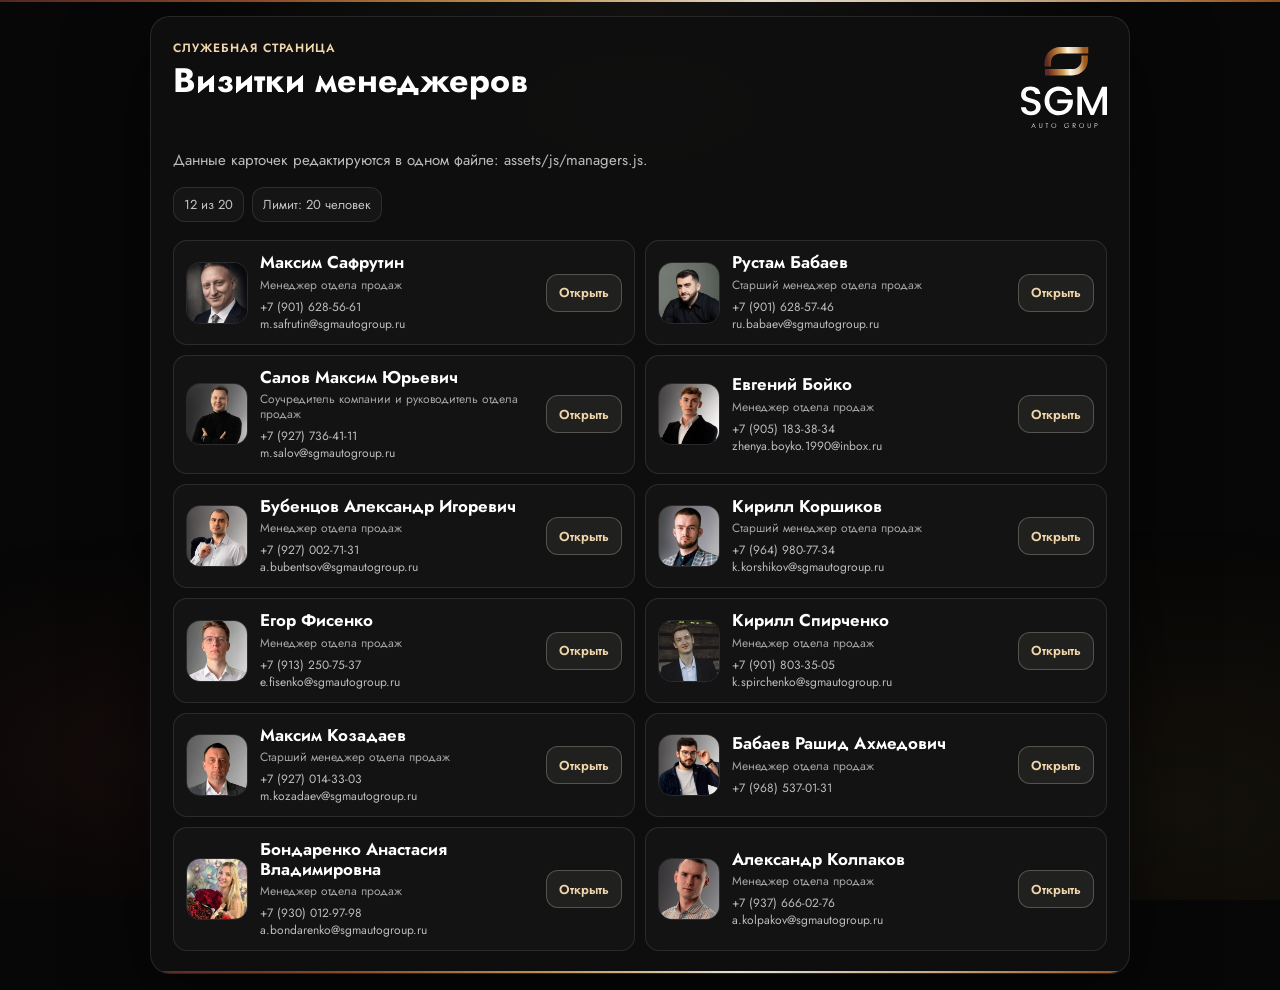
<file: index.html>
<!doctype html>
<html lang="ru">
  <head>
    <meta charset="utf-8" />
    <meta name="viewport" content="width=device-width, initial-scale=1" />
    <meta name="theme-color" content="#0a0a0a" />
    <meta name="color-scheme" content="dark" />
    <meta name="robots" content="noindex,nofollow" />

    <title>Визитки менеджеров — SGM Auto Group</title>
    <meta
      name="description"
      content="Служебный каталог цифровых визиток менеджеров SGM Auto Group."
    />
    <link rel="canonical" href="https://sgmautogroup.ru/vizitka/" />

    <link rel="icon" type="image/svg+xml" href="./assets/site/icon.svg" />
    <link rel="apple-touch-icon" href="./assets/site/icon.svg" />

    <link rel="preconnect" href="https://fonts.googleapis.com" />
    <link rel="preconnect" href="https://fonts.gstatic.com" crossorigin />
    <link
      href="https://fonts.googleapis.com/css2?family=Jost:ital,wght@0,100;0,200;0,300;0,400;0,500;0,600;0,700;0,800;0,900;1,400;1,500;1,600&display=swap"
      rel="stylesheet"
    />

    <link rel="stylesheet" href="./assets/theme.css?v=6" />
    <link rel="stylesheet" href="./assets/home.css?v=2" />
    <script>
      window.SGM_CONFIG = {
        publicBase: "https://sgmautogroup.ru/vizitka/",
        assetBase: "./assets/",
        siteBase: "./"
      };
    </script>
    <script src="./assets/js/managers.js?v=2" defer></script>
    <script src="./assets/js/app.js?v=2" defer></script>
  </head>

  <body>
    <div class="bg" aria-hidden="true"></div>
    <div class="topline" aria-hidden="true"></div>

    <main class="wrap">
      <section class="card catalogCard" data-manager-catalog aria-label="Служебный каталог визиток менеджеров"></section>
    </main>
  </body>
</html>
</file>
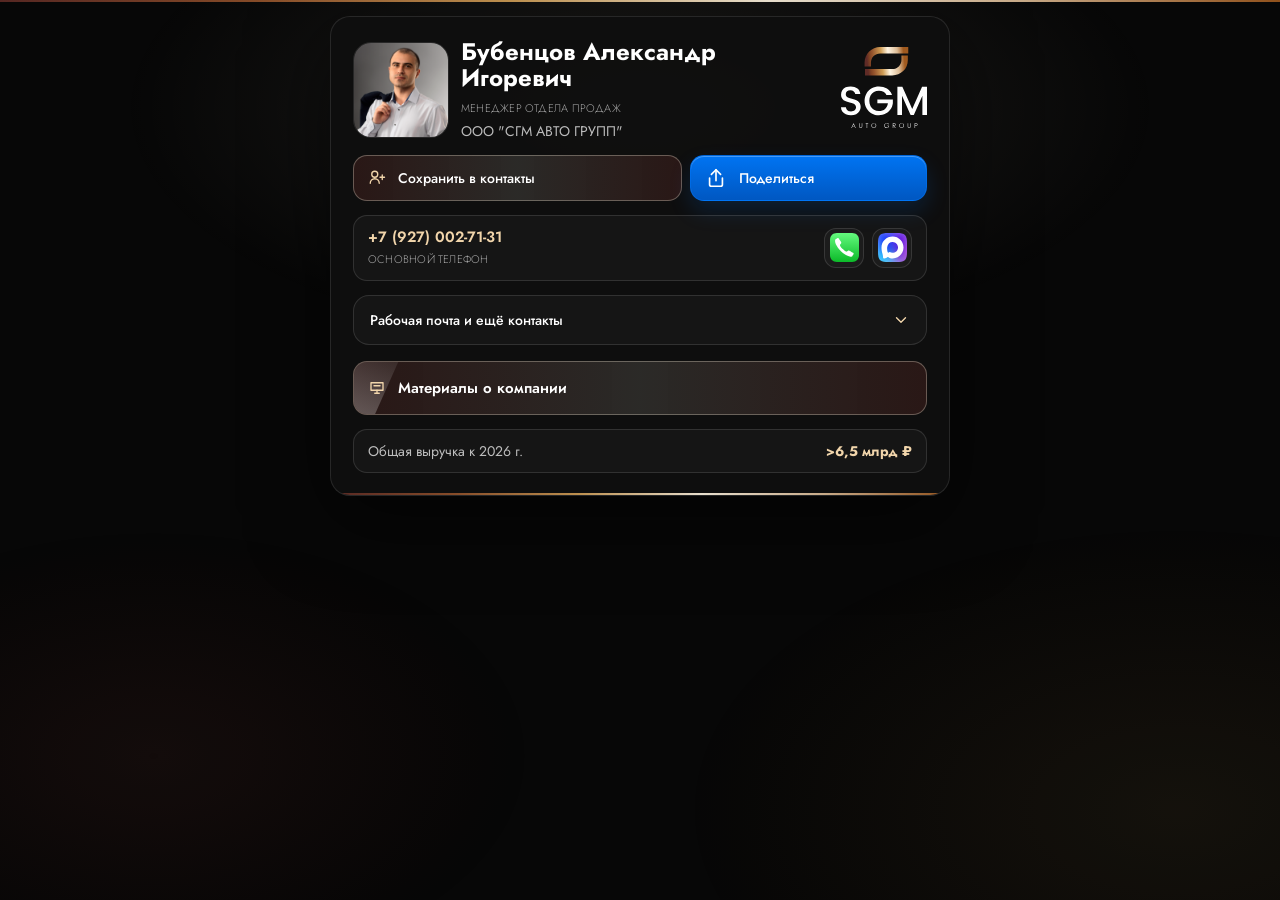
<file: aleksandr-bubentsov/index.html>
<!doctype html>
<html lang="ru">
  <head>
    <meta charset="utf-8" />
    <meta name="viewport" content="width=device-width, initial-scale=1" />
    <meta name="theme-color" content="#0a0a0a" />
    <meta name="color-scheme" content="dark" />
    <meta name="robots" content="index,follow,max-image-preview:large" />

    <title>Бубенцов Александр Игоревич — SGM Auto Group</title>
    <meta name="description" content="Бубенцов Александр Игоревич, Менеджер отдела продаж ООО &quot;СГМ АВТО ГРУПП&quot;. Быстрые контакты, сохранение визитки и материалы о компании." />
    <link rel="canonical" href="https://sgmautogroup.ru/vizitka/aleksandr-bubentsov/" />

    <meta property="og:type" content="website" />
    <meta property="og:locale" content="ru_RU" />
    <meta property="og:url" content="https://sgmautogroup.ru/vizitka/aleksandr-bubentsov/" />
    <meta property="og:title" content="Бубенцов Александр Игоревич — SGM Auto Group" />
    <meta property="og:description" content="Бубенцов Александр Игоревич, Менеджер отдела продаж ООО &quot;СГМ АВТО ГРУПП&quot;. Быстрые контакты, сохранение визитки и материалы о компании." />
    <meta property="og:image" content="https://sgmautogroup.ru/vizitka/assets/managers/aleksandr-bubentsov/preview.jpg" />
    <meta property="og:image:type" content="image/jpeg" />
    <meta property="og:image:width" content="240" />
    <meta property="og:image:height" content="240" />
    <meta property="og:image:alt" content="Бубенцов Александр Игоревич, ООО &quot;СГМ АВТО ГРУПП&quot;" />
    <meta property="og:site_name" content="SGM Auto Group" />

    <meta name="twitter:card" content="summary" />
    <meta name="twitter:title" content="Бубенцов Александр Игоревич — SGM Auto Group" />
    <meta name="twitter:description" content="Бубенцов Александр Игоревич, Менеджер отдела продаж ООО &quot;СГМ АВТО ГРУПП&quot;. Быстрые контакты, сохранение визитки и материалы о компании." />
    <meta name="twitter:image" content="https://sgmautogroup.ru/vizitka/assets/managers/aleksandr-bubentsov/preview.jpg" />

    <link rel="icon" type="image/svg+xml" href="../assets/site/icon.svg" />
    <link rel="apple-touch-icon" href="../assets/site/icon.svg" />
    <link rel="preconnect" href="https://fonts.googleapis.com" />
    <link rel="preconnect" href="https://fonts.gstatic.com" crossorigin />
    <link href="https://fonts.googleapis.com/css2?family=Jost:ital,wght@0,100;0,200;0,300;0,400;0,500;0,600;0,700;0,800;0,900;1,400;1,500;1,600&display=swap" rel="stylesheet" />
    <link rel="stylesheet" href="../assets/theme.css?v=6" />
    <link rel="stylesheet" href="../assets/home.css?v=2" />
    <script>
      window.SGM_CONFIG = {
        publicBase: "https://sgmautogroup.ru/vizitka/",
        assetBase: "../assets/",
        siteBase: "../",
        managerSlug: "aleksandr-bubentsov"
      };
    </script>
    <script src="../assets/js/managers.js?v=2" defer></script>
    <script src="../assets/js/app.js?v=2" defer></script>
  </head>

  <body data-manager-slug="aleksandr-bubentsov">
    <div class="bg" aria-hidden="true"></div>
    <div class="topline" aria-hidden="true"></div>
    <main class="wrap wrap--contactsPage">
      <section class="card card--contactsPage" data-contact-card aria-label="Визитка менеджера"></section>
    </main>
    <div class="modalRoot" id="homeModalRoot" hidden></div>
  </body>
</html>
</file>
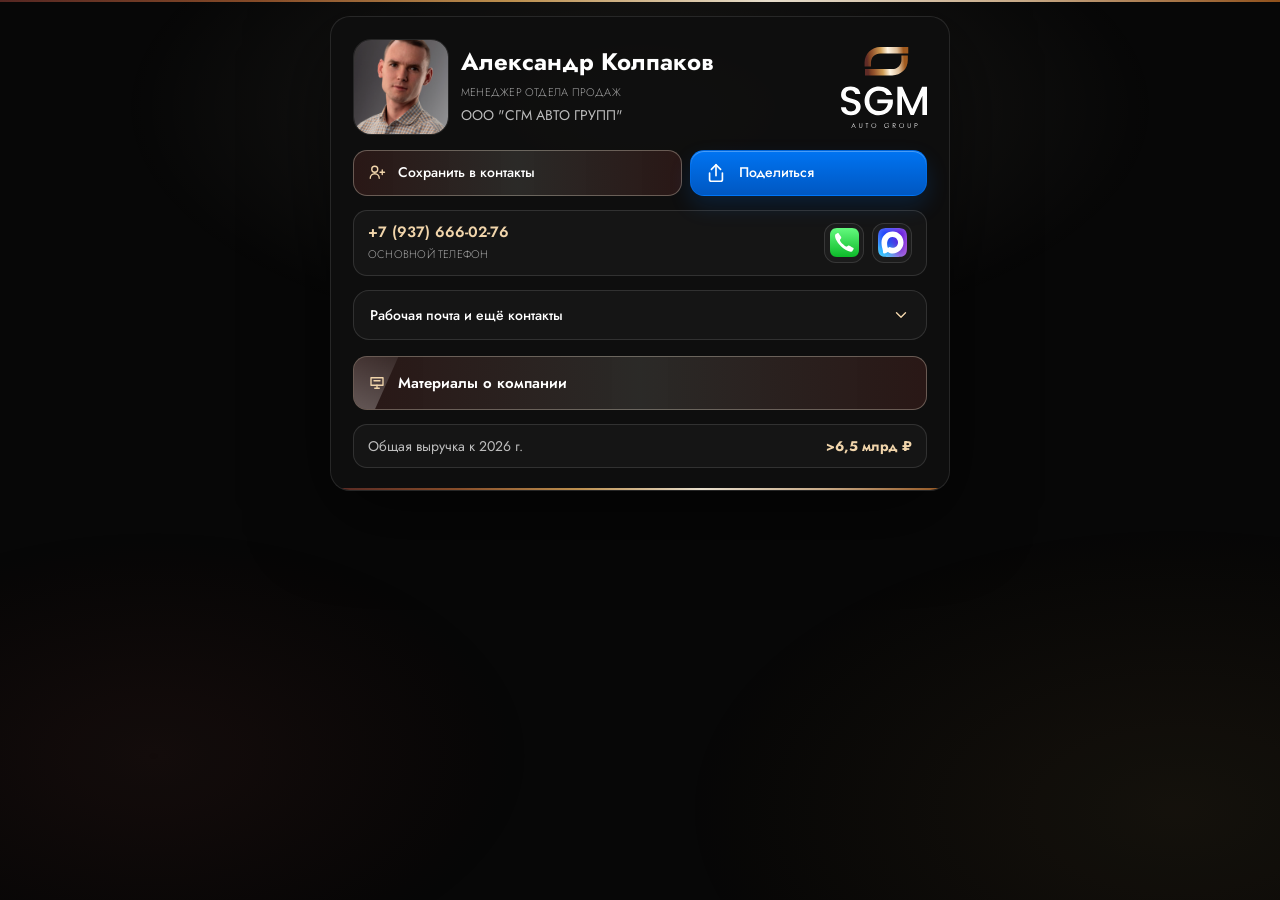
<file: aleksandr-kolpakov/index.html>
<!doctype html>
<html lang="ru">
  <head>
    <meta charset="utf-8" />
    <meta name="viewport" content="width=device-width, initial-scale=1" />
    <meta name="theme-color" content="#0a0a0a" />
    <meta name="color-scheme" content="dark" />
    <meta name="robots" content="index,follow,max-image-preview:large" />

    <title>Александр Колпаков — SGM Auto Group</title>
    <meta name="description" content="Александр Колпаков, Менеджер отдела продаж ООО &quot;СГМ АВТО ГРУПП&quot;. Быстрые контакты, сохранение визитки и материалы о компании." />
    <link rel="canonical" href="https://sgmautogroup.ru/vizitka/aleksandr-kolpakov/" />

    <meta property="og:type" content="website" />
    <meta property="og:locale" content="ru_RU" />
    <meta property="og:url" content="https://sgmautogroup.ru/vizitka/aleksandr-kolpakov/" />
    <meta property="og:title" content="Александр Колпаков — SGM Auto Group" />
    <meta property="og:description" content="Александр Колпаков, Менеджер отдела продаж ООО &quot;СГМ АВТО ГРУПП&quot;. Быстрые контакты, сохранение визитки и материалы о компании." />
    <meta property="og:image" content="https://sgmautogroup.ru/vizitka/assets/managers/aleksandr-kolpakov/preview.jpg" />
    <meta property="og:image:type" content="image/jpeg" />
    <meta property="og:image:width" content="240" />
    <meta property="og:image:height" content="240" />
    <meta property="og:image:alt" content="Александр Колпаков, ООО &quot;СГМ АВТО ГРУПП&quot;" />
    <meta property="og:site_name" content="SGM Auto Group" />

    <meta name="twitter:card" content="summary" />
    <meta name="twitter:title" content="Александр Колпаков — SGM Auto Group" />
    <meta name="twitter:description" content="Александр Колпаков, Менеджер отдела продаж ООО &quot;СГМ АВТО ГРУПП&quot;. Быстрые контакты, сохранение визитки и материалы о компании." />
    <meta name="twitter:image" content="https://sgmautogroup.ru/vizitka/assets/managers/aleksandr-kolpakov/preview.jpg" />

    <link rel="icon" type="image/svg+xml" href="../assets/site/icon.svg" />
    <link rel="apple-touch-icon" href="../assets/site/icon.svg" />
    <link rel="preconnect" href="https://fonts.googleapis.com" />
    <link rel="preconnect" href="https://fonts.gstatic.com" crossorigin />
    <link href="https://fonts.googleapis.com/css2?family=Jost:ital,wght@0,100;0,200;0,300;0,400;0,500;0,600;0,700;0,800;0,900;1,400;1,500;1,600&display=swap" rel="stylesheet" />
    <link rel="stylesheet" href="../assets/theme.css?v=6" />
    <link rel="stylesheet" href="../assets/home.css?v=2" />
    <script>
      window.SGM_CONFIG = {
        publicBase: "https://sgmautogroup.ru/vizitka/",
        assetBase: "../assets/",
        siteBase: "../",
        managerSlug: "aleksandr-kolpakov"
      };
    </script>
    <script src="../assets/js/managers.js?v=2" defer></script>
    <script src="../assets/js/app.js?v=2" defer></script>
  </head>

  <body data-manager-slug="aleksandr-kolpakov">
    <div class="bg" aria-hidden="true"></div>
    <div class="topline" aria-hidden="true"></div>
    <main class="wrap wrap--contactsPage">
      <section class="card card--contactsPage" data-contact-card aria-label="Визитка менеджера"></section>
    </main>
    <div class="modalRoot" id="homeModalRoot" hidden></div>
  </body>
</html>
</file>
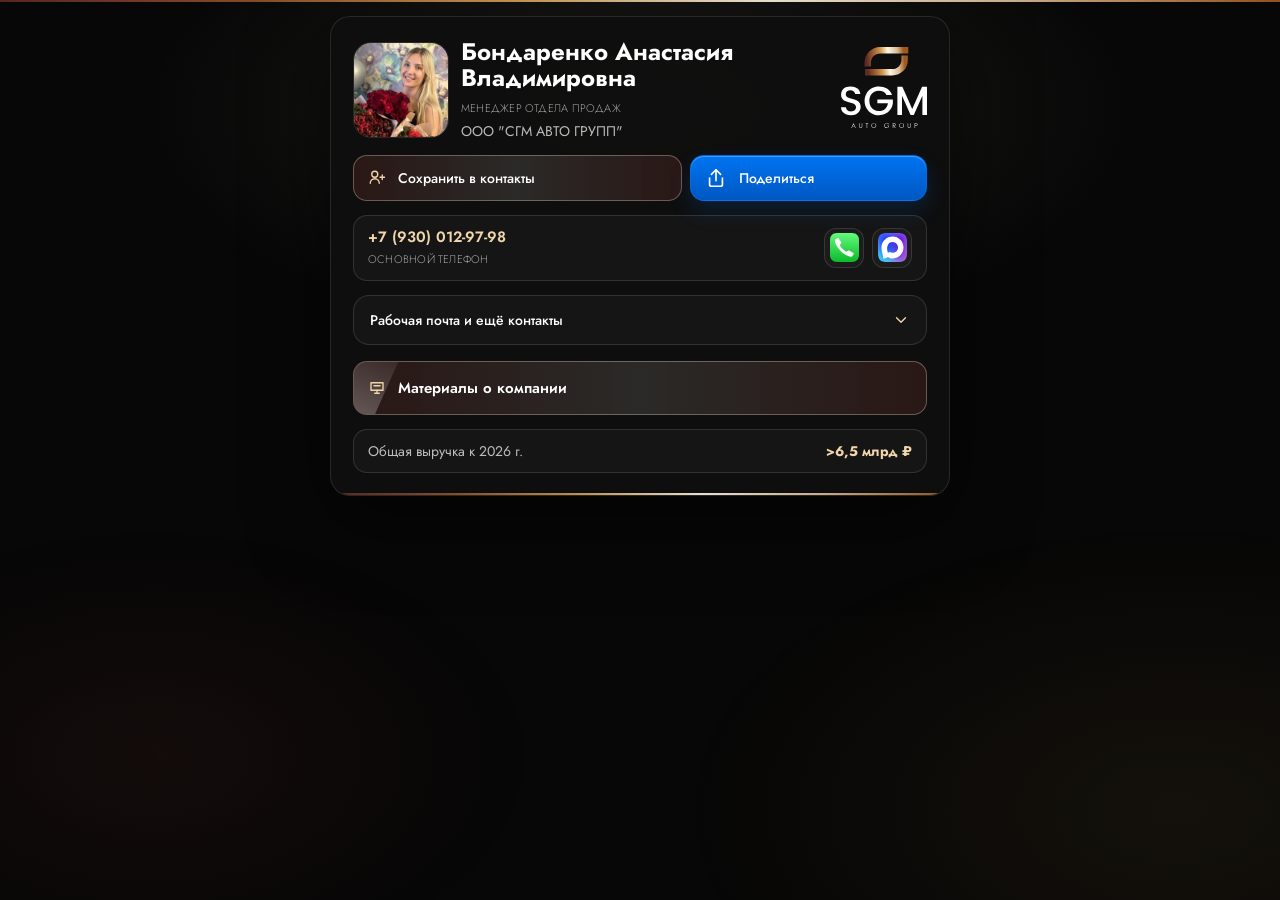
<file: anastasiya-bondarenko/index.html>
<!doctype html>
<html lang="ru">
  <head>
    <meta charset="utf-8" />
    <meta name="viewport" content="width=device-width, initial-scale=1" />
    <meta name="theme-color" content="#0a0a0a" />
    <meta name="color-scheme" content="dark" />
    <meta name="robots" content="index,follow,max-image-preview:large" />

    <title>Бондаренко Анастасия Владимировна — SGM Auto Group</title>
    <meta name="description" content="Бондаренко Анастасия Владимировна, Менеджер отдела продаж ООО &quot;СГМ АВТО ГРУПП&quot;. Быстрые контакты, сохранение визитки и материалы о компании." />
    <link rel="canonical" href="https://sgmautogroup.ru/vizitka/anastasiya-bondarenko/" />

    <meta property="og:type" content="website" />
    <meta property="og:locale" content="ru_RU" />
    <meta property="og:url" content="https://sgmautogroup.ru/vizitka/anastasiya-bondarenko/" />
    <meta property="og:title" content="Бондаренко Анастасия Владимировна — SGM Auto Group" />
    <meta property="og:description" content="Бондаренко Анастасия Владимировна, Менеджер отдела продаж ООО &quot;СГМ АВТО ГРУПП&quot;. Быстрые контакты, сохранение визитки и материалы о компании." />
    <meta property="og:image" content="https://sgmautogroup.ru/vizitka/assets/managers/anastasiya-bondarenko/preview.jpg" />
    <meta property="og:image:type" content="image/jpeg" />
    <meta property="og:image:width" content="240" />
    <meta property="og:image:height" content="240" />
    <meta property="og:image:alt" content="Бондаренко Анастасия Владимировна, ООО &quot;СГМ АВТО ГРУПП&quot;" />
    <meta property="og:site_name" content="SGM Auto Group" />

    <meta name="twitter:card" content="summary" />
    <meta name="twitter:title" content="Бондаренко Анастасия Владимировна — SGM Auto Group" />
    <meta name="twitter:description" content="Бондаренко Анастасия Владимировна, Менеджер отдела продаж ООО &quot;СГМ АВТО ГРУПП&quot;. Быстрые контакты, сохранение визитки и материалы о компании." />
    <meta name="twitter:image" content="https://sgmautogroup.ru/vizitka/assets/managers/anastasiya-bondarenko/preview.jpg" />

    <link rel="icon" type="image/svg+xml" href="../assets/site/icon.svg" />
    <link rel="apple-touch-icon" href="../assets/site/icon.svg" />
    <link rel="preconnect" href="https://fonts.googleapis.com" />
    <link rel="preconnect" href="https://fonts.gstatic.com" crossorigin />
    <link href="https://fonts.googleapis.com/css2?family=Jost:ital,wght@0,100;0,200;0,300;0,400;0,500;0,600;0,700;0,800;0,900;1,400;1,500;1,600&display=swap" rel="stylesheet" />
    <link rel="stylesheet" href="../assets/theme.css?v=6" />
    <link rel="stylesheet" href="../assets/home.css?v=2" />
    <script>
      window.SGM_CONFIG = {
        publicBase: "https://sgmautogroup.ru/vizitka/",
        assetBase: "../assets/",
        siteBase: "../",
        managerSlug: "anastasiya-bondarenko"
      };
    </script>
    <script src="../assets/js/managers.js?v=2" defer></script>
    <script src="../assets/js/app.js?v=2" defer></script>
  </head>

  <body data-manager-slug="anastasiya-bondarenko">
    <div class="bg" aria-hidden="true"></div>
    <div class="topline" aria-hidden="true"></div>
    <main class="wrap wrap--contactsPage">
      <section class="card card--contactsPage" data-contact-card aria-label="Визитка менеджера"></section>
    </main>
    <div class="modalRoot" id="homeModalRoot" hidden></div>
  </body>
</html>
</file>
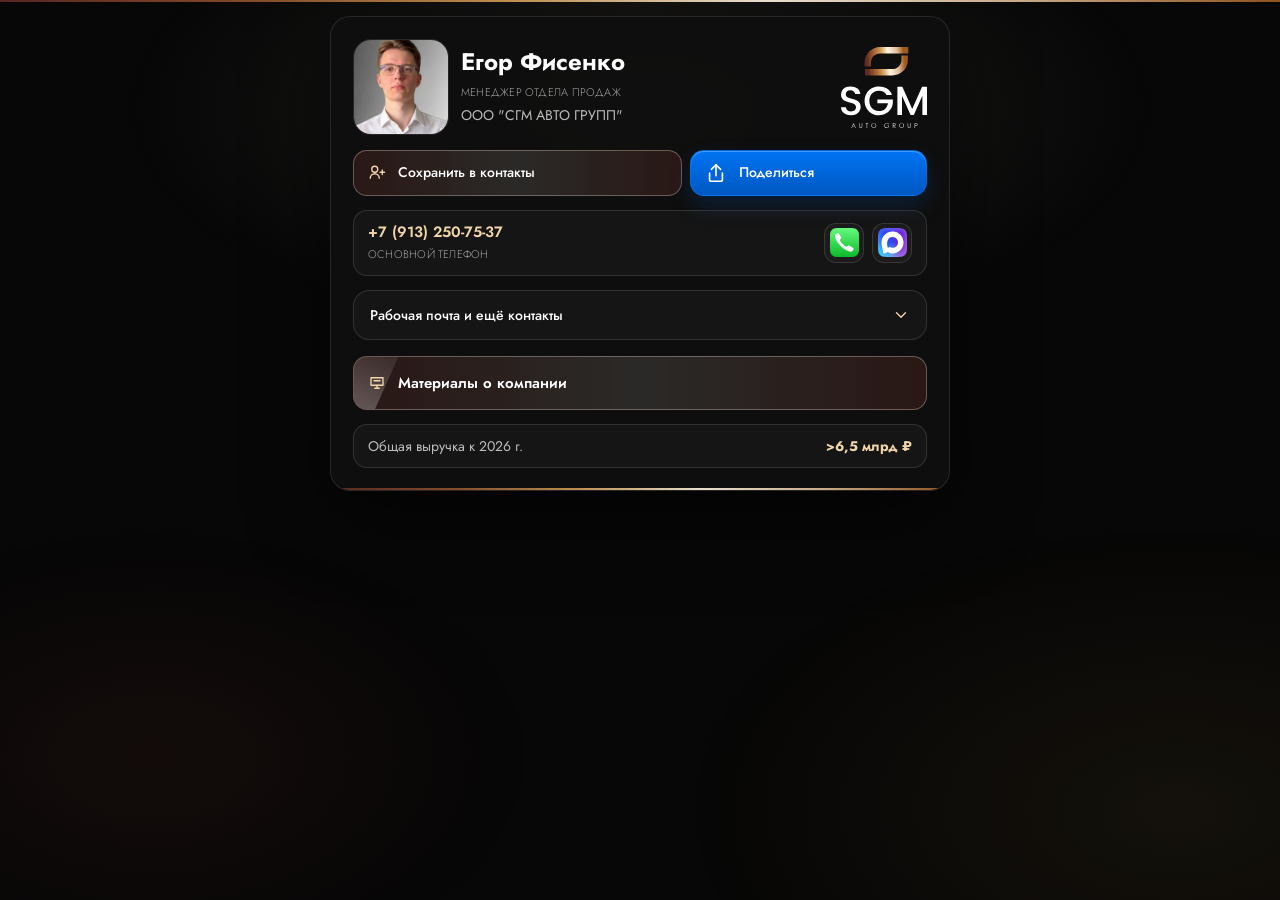
<file: egor-fisenko/index.html>
<!doctype html>
<html lang="ru">
  <head>
    <meta charset="utf-8" />
    <meta name="viewport" content="width=device-width, initial-scale=1" />
    <meta name="theme-color" content="#0a0a0a" />
    <meta name="color-scheme" content="dark" />
    <meta name="robots" content="index,follow,max-image-preview:large" />

    <title>Егор Фисенко — SGM Auto Group</title>
    <meta name="description" content="Егор Фисенко, Менеджер отдела продаж ООО &quot;СГМ АВТО ГРУПП&quot;. Быстрые контакты, сохранение визитки и материалы о компании." />
    <link rel="canonical" href="https://sgmautogroup.ru/vizitka/egor-fisenko/" />

    <meta property="og:type" content="website" />
    <meta property="og:locale" content="ru_RU" />
    <meta property="og:url" content="https://sgmautogroup.ru/vizitka/egor-fisenko/" />
    <meta property="og:title" content="Егор Фисенко — SGM Auto Group" />
    <meta property="og:description" content="Егор Фисенко, Менеджер отдела продаж ООО &quot;СГМ АВТО ГРУПП&quot;. Быстрые контакты, сохранение визитки и материалы о компании." />
    <meta property="og:image" content="https://sgmautogroup.ru/vizitka/assets/managers/egor-fisenko/preview.jpg" />
    <meta property="og:image:type" content="image/jpeg" />
    <meta property="og:image:width" content="240" />
    <meta property="og:image:height" content="240" />
    <meta property="og:image:alt" content="Егор Фисенко, ООО &quot;СГМ АВТО ГРУПП&quot;" />
    <meta property="og:site_name" content="SGM Auto Group" />

    <meta name="twitter:card" content="summary" />
    <meta name="twitter:title" content="Егор Фисенко — SGM Auto Group" />
    <meta name="twitter:description" content="Егор Фисенко, Менеджер отдела продаж ООО &quot;СГМ АВТО ГРУПП&quot;. Быстрые контакты, сохранение визитки и материалы о компании." />
    <meta name="twitter:image" content="https://sgmautogroup.ru/vizitka/assets/managers/egor-fisenko/preview.jpg" />

    <link rel="icon" type="image/svg+xml" href="../assets/site/icon.svg" />
    <link rel="apple-touch-icon" href="../assets/site/icon.svg" />
    <link rel="preconnect" href="https://fonts.googleapis.com" />
    <link rel="preconnect" href="https://fonts.gstatic.com" crossorigin />
    <link href="https://fonts.googleapis.com/css2?family=Jost:ital,wght@0,100;0,200;0,300;0,400;0,500;0,600;0,700;0,800;0,900;1,400;1,500;1,600&display=swap" rel="stylesheet" />
    <link rel="stylesheet" href="../assets/theme.css?v=6" />
    <link rel="stylesheet" href="../assets/home.css?v=2" />
    <script>
      window.SGM_CONFIG = {
        publicBase: "https://sgmautogroup.ru/vizitka/",
        assetBase: "../assets/",
        siteBase: "../",
        managerSlug: "egor-fisenko"
      };
    </script>
    <script src="../assets/js/managers.js?v=2" defer></script>
    <script src="../assets/js/app.js?v=2" defer></script>
  </head>

  <body data-manager-slug="egor-fisenko">
    <div class="bg" aria-hidden="true"></div>
    <div class="topline" aria-hidden="true"></div>
    <main class="wrap wrap--contactsPage">
      <section class="card card--contactsPage" data-contact-card aria-label="Визитка менеджера"></section>
    </main>
    <div class="modalRoot" id="homeModalRoot" hidden></div>
  </body>
</html>
</file>
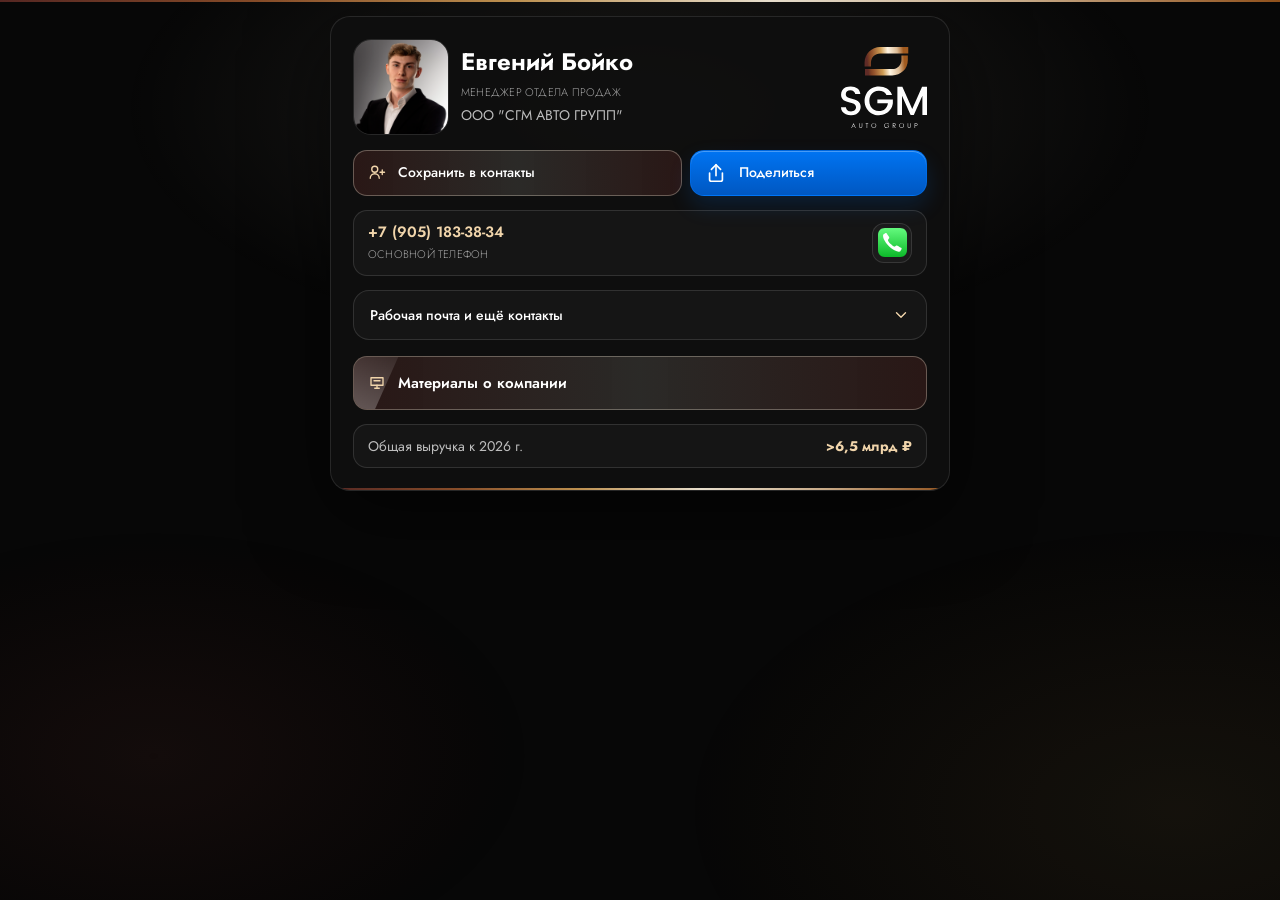
<file: evgeniy-boyko/index.html>
<!doctype html>
<html lang="ru">
  <head>
    <meta charset="utf-8" />
    <meta name="viewport" content="width=device-width, initial-scale=1" />
    <meta name="theme-color" content="#0a0a0a" />
    <meta name="color-scheme" content="dark" />
    <meta name="robots" content="index,follow,max-image-preview:large" />

    <title>Евгений Бойко — SGM Auto Group</title>
    <meta name="description" content="Евгений Бойко, Менеджер отдела продаж ООО &quot;СГМ АВТО ГРУПП&quot;. Быстрые контакты, сохранение визитки и материалы о компании." />
    <link rel="canonical" href="https://sgmautogroup.ru/vizitka/evgeniy-boyko/" />

    <meta property="og:type" content="website" />
    <meta property="og:locale" content="ru_RU" />
    <meta property="og:url" content="https://sgmautogroup.ru/vizitka/evgeniy-boyko/" />
    <meta property="og:title" content="Евгений Бойко — SGM Auto Group" />
    <meta property="og:description" content="Евгений Бойко, Менеджер отдела продаж ООО &quot;СГМ АВТО ГРУПП&quot;. Быстрые контакты, сохранение визитки и материалы о компании." />
    <meta property="og:image" content="https://sgmautogroup.ru/vizitka/assets/managers/evgeniy-boyko/preview.jpg" />
    <meta property="og:image:type" content="image/jpeg" />
    <meta property="og:image:width" content="240" />
    <meta property="og:image:height" content="240" />
    <meta property="og:image:alt" content="Евгений Бойко, ООО &quot;СГМ АВТО ГРУПП&quot;" />
    <meta property="og:site_name" content="SGM Auto Group" />

    <meta name="twitter:card" content="summary" />
    <meta name="twitter:title" content="Евгений Бойко — SGM Auto Group" />
    <meta name="twitter:description" content="Евгений Бойко, Менеджер отдела продаж ООО &quot;СГМ АВТО ГРУПП&quot;. Быстрые контакты, сохранение визитки и материалы о компании." />
    <meta name="twitter:image" content="https://sgmautogroup.ru/vizitka/assets/managers/evgeniy-boyko/preview.jpg" />

    <link rel="icon" type="image/svg+xml" href="../assets/site/icon.svg" />
    <link rel="apple-touch-icon" href="../assets/site/icon.svg" />
    <link rel="preconnect" href="https://fonts.googleapis.com" />
    <link rel="preconnect" href="https://fonts.gstatic.com" crossorigin />
    <link href="https://fonts.googleapis.com/css2?family=Jost:ital,wght@0,100;0,200;0,300;0,400;0,500;0,600;0,700;0,800;0,900;1,400;1,500;1,600&display=swap" rel="stylesheet" />
    <link rel="stylesheet" href="../assets/theme.css?v=6" />
    <link rel="stylesheet" href="../assets/home.css?v=2" />
    <script>
      window.SGM_CONFIG = {
        publicBase: "https://sgmautogroup.ru/vizitka/",
        assetBase: "../assets/",
        siteBase: "../",
        managerSlug: "evgeniy-boyko"
      };
    </script>
    <script src="../assets/js/managers.js?v=2" defer></script>
    <script src="../assets/js/app.js?v=2" defer></script>
  </head>

  <body data-manager-slug="evgeniy-boyko">
    <div class="bg" aria-hidden="true"></div>
    <div class="topline" aria-hidden="true"></div>
    <main class="wrap wrap--contactsPage">
      <section class="card card--contactsPage" data-contact-card aria-label="Визитка менеджера"></section>
    </main>
    <div class="modalRoot" id="homeModalRoot" hidden></div>
  </body>
</html>
</file>
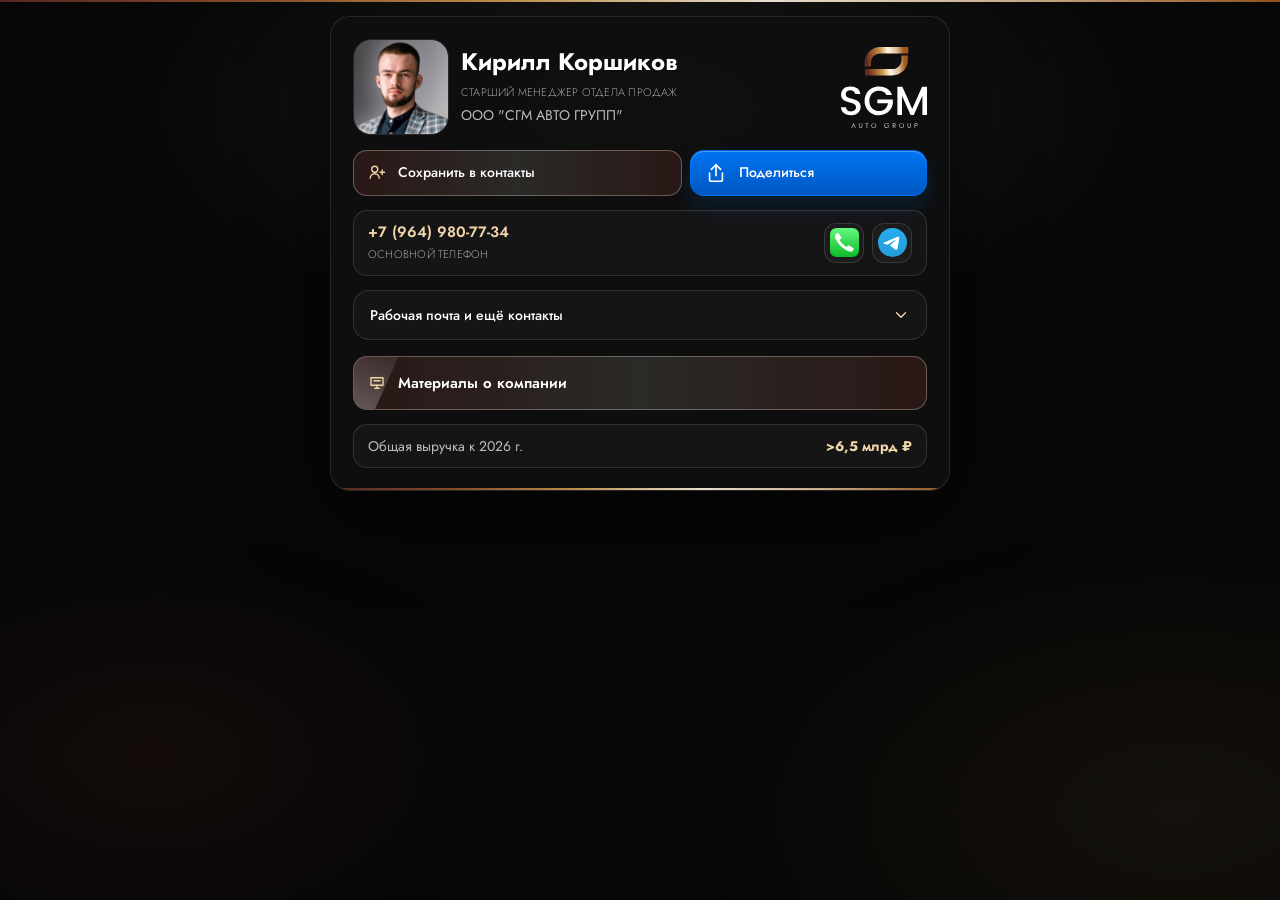
<file: kirill-korshikov/index.html>
<!doctype html>
<html lang="ru">
  <head>
    <meta charset="utf-8" />
    <meta name="viewport" content="width=device-width, initial-scale=1" />
    <meta name="theme-color" content="#0a0a0a" />
    <meta name="color-scheme" content="dark" />
    <meta name="robots" content="index,follow,max-image-preview:large" />

    <title>Кирилл Коршиков — SGM Auto Group</title>
    <meta name="description" content="Кирилл Коршиков, Старший менеджер отдела продаж ООО &quot;СГМ АВТО ГРУПП&quot;. Быстрые контакты, сохранение визитки и материалы о компании." />
    <link rel="canonical" href="https://sgmautogroup.ru/vizitka/kirill-korshikov/" />

    <meta property="og:type" content="website" />
    <meta property="og:locale" content="ru_RU" />
    <meta property="og:url" content="https://sgmautogroup.ru/vizitka/kirill-korshikov/" />
    <meta property="og:title" content="Кирилл Коршиков — SGM Auto Group" />
    <meta property="og:description" content="Кирилл Коршиков, Старший менеджер отдела продаж ООО &quot;СГМ АВТО ГРУПП&quot;. Быстрые контакты, сохранение визитки и материалы о компании." />
    <meta property="og:image" content="https://sgmautogroup.ru/vizitka/assets/managers/kirill-korshikov/preview.jpg" />
    <meta property="og:image:type" content="image/jpeg" />
    <meta property="og:image:width" content="240" />
    <meta property="og:image:height" content="240" />
    <meta property="og:image:alt" content="Кирилл Коршиков, ООО &quot;СГМ АВТО ГРУПП&quot;" />
    <meta property="og:site_name" content="SGM Auto Group" />

    <meta name="twitter:card" content="summary" />
    <meta name="twitter:title" content="Кирилл Коршиков — SGM Auto Group" />
    <meta name="twitter:description" content="Кирилл Коршиков, Старший менеджер отдела продаж ООО &quot;СГМ АВТО ГРУПП&quot;. Быстрые контакты, сохранение визитки и материалы о компании." />
    <meta name="twitter:image" content="https://sgmautogroup.ru/vizitka/assets/managers/kirill-korshikov/preview.jpg" />

    <link rel="icon" type="image/svg+xml" href="../assets/site/icon.svg" />
    <link rel="apple-touch-icon" href="../assets/site/icon.svg" />
    <link rel="preconnect" href="https://fonts.googleapis.com" />
    <link rel="preconnect" href="https://fonts.gstatic.com" crossorigin />
    <link href="https://fonts.googleapis.com/css2?family=Jost:ital,wght@0,100;0,200;0,300;0,400;0,500;0,600;0,700;0,800;0,900;1,400;1,500;1,600&display=swap" rel="stylesheet" />
    <link rel="stylesheet" href="../assets/theme.css?v=6" />
    <link rel="stylesheet" href="../assets/home.css?v=2" />
    <script>
      window.SGM_CONFIG = {
        publicBase: "https://sgmautogroup.ru/vizitka/",
        assetBase: "../assets/",
        siteBase: "../",
        managerSlug: "kirill-korshikov"
      };
    </script>
    <script src="../assets/js/managers.js?v=2" defer></script>
    <script src="../assets/js/app.js?v=2" defer></script>
  </head>

  <body data-manager-slug="kirill-korshikov">
    <div class="bg" aria-hidden="true"></div>
    <div class="topline" aria-hidden="true"></div>
    <main class="wrap wrap--contactsPage">
      <section class="card card--contactsPage" data-contact-card aria-label="Визитка менеджера"></section>
    </main>
    <div class="modalRoot" id="homeModalRoot" hidden></div>
  </body>
</html>
</file>
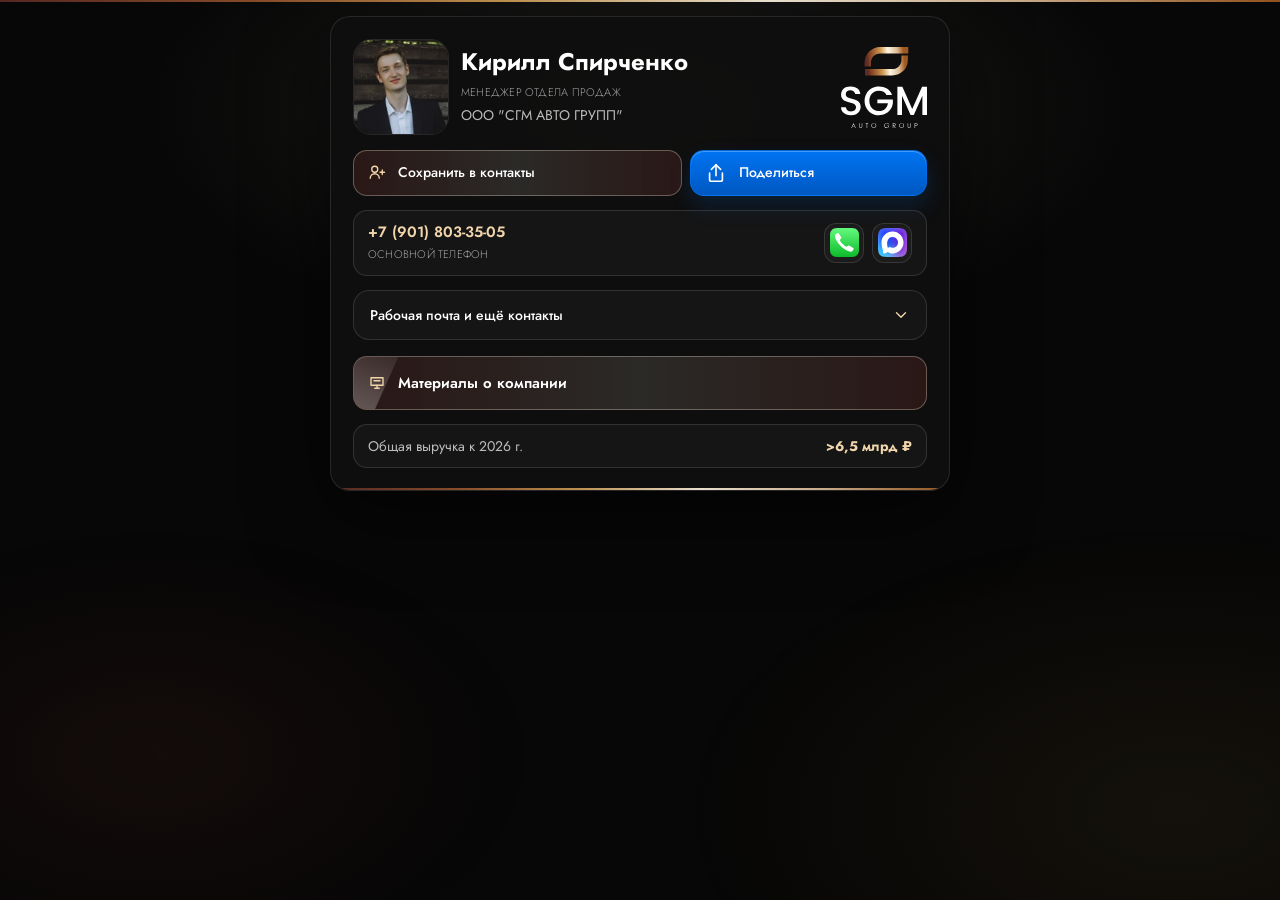
<file: kirill-spirchenko/index.html>
<!doctype html>
<html lang="ru">
  <head>
    <meta charset="utf-8" />
    <meta name="viewport" content="width=device-width, initial-scale=1" />
    <meta name="theme-color" content="#0a0a0a" />
    <meta name="color-scheme" content="dark" />
    <meta name="robots" content="index,follow,max-image-preview:large" />

    <title>Кирилл Спирченко — SGM Auto Group</title>
    <meta name="description" content="Кирилл Спирченко, Менеджер отдела продаж ООО &quot;СГМ АВТО ГРУПП&quot;. Быстрые контакты, сохранение визитки и материалы о компании." />
    <link rel="canonical" href="https://sgmautogroup.ru/vizitka/kirill-spirchenko/" />

    <meta property="og:type" content="website" />
    <meta property="og:locale" content="ru_RU" />
    <meta property="og:url" content="https://sgmautogroup.ru/vizitka/kirill-spirchenko/" />
    <meta property="og:title" content="Кирилл Спирченко — SGM Auto Group" />
    <meta property="og:description" content="Кирилл Спирченко, Менеджер отдела продаж ООО &quot;СГМ АВТО ГРУПП&quot;. Быстрые контакты, сохранение визитки и материалы о компании." />
    <meta property="og:image" content="https://sgmautogroup.ru/vizitka/assets/managers/kirill-spirchenko/preview.jpg" />
    <meta property="og:image:type" content="image/jpeg" />
    <meta property="og:image:width" content="240" />
    <meta property="og:image:height" content="240" />
    <meta property="og:image:alt" content="Кирилл Спирченко, ООО &quot;СГМ АВТО ГРУПП&quot;" />
    <meta property="og:site_name" content="SGM Auto Group" />

    <meta name="twitter:card" content="summary" />
    <meta name="twitter:title" content="Кирилл Спирченко — SGM Auto Group" />
    <meta name="twitter:description" content="Кирилл Спирченко, Менеджер отдела продаж ООО &quot;СГМ АВТО ГРУПП&quot;. Быстрые контакты, сохранение визитки и материалы о компании." />
    <meta name="twitter:image" content="https://sgmautogroup.ru/vizitka/assets/managers/kirill-spirchenko/preview.jpg" />

    <link rel="icon" type="image/svg+xml" href="../assets/site/icon.svg" />
    <link rel="apple-touch-icon" href="../assets/site/icon.svg" />
    <link rel="preconnect" href="https://fonts.googleapis.com" />
    <link rel="preconnect" href="https://fonts.gstatic.com" crossorigin />
    <link href="https://fonts.googleapis.com/css2?family=Jost:ital,wght@0,100;0,200;0,300;0,400;0,500;0,600;0,700;0,800;0,900;1,400;1,500;1,600&display=swap" rel="stylesheet" />
    <link rel="stylesheet" href="../assets/theme.css?v=6" />
    <link rel="stylesheet" href="../assets/home.css?v=2" />
    <script>
      window.SGM_CONFIG = {
        publicBase: "https://sgmautogroup.ru/vizitka/",
        assetBase: "../assets/",
        siteBase: "../",
        managerSlug: "kirill-spirchenko"
      };
    </script>
    <script src="../assets/js/managers.js?v=2" defer></script>
    <script src="../assets/js/app.js?v=2" defer></script>
  </head>

  <body data-manager-slug="kirill-spirchenko">
    <div class="bg" aria-hidden="true"></div>
    <div class="topline" aria-hidden="true"></div>
    <main class="wrap wrap--contactsPage">
      <section class="card card--contactsPage" data-contact-card aria-label="Визитка менеджера"></section>
    </main>
    <div class="modalRoot" id="homeModalRoot" hidden></div>
  </body>
</html>
</file>
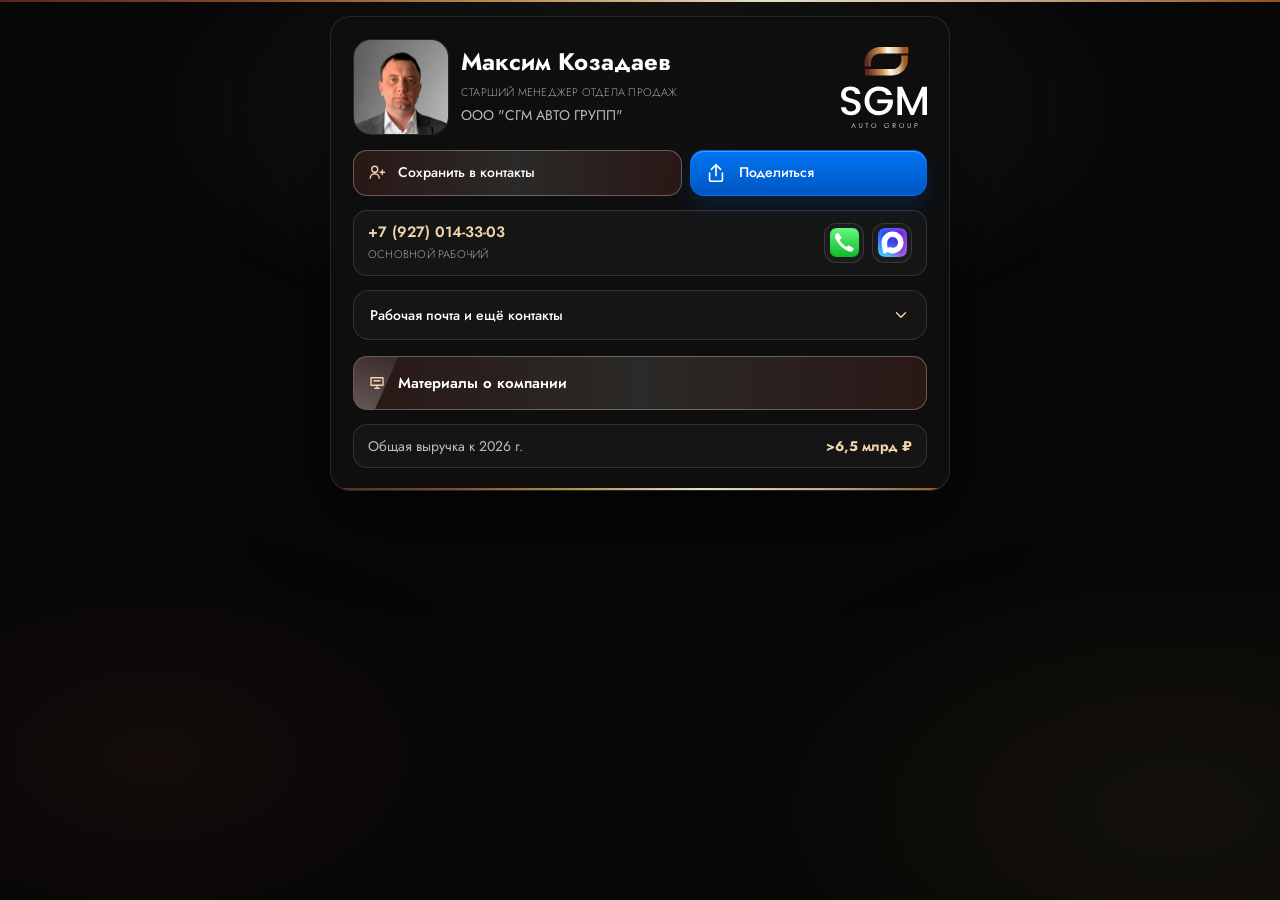
<file: maksim-kozadaev/index.html>
<!doctype html>
<html lang="ru">
  <head>
    <meta charset="utf-8" />
    <meta name="viewport" content="width=device-width, initial-scale=1" />
    <meta name="theme-color" content="#0a0a0a" />
    <meta name="color-scheme" content="dark" />
    <meta name="robots" content="index,follow,max-image-preview:large" />

    <title>Максим Козадаев — SGM Auto Group</title>
    <meta name="description" content="Максим Козадаев, Старший менеджер отдела продаж ООО &quot;СГМ АВТО ГРУПП&quot;. Быстрые контакты, сохранение визитки и материалы о компании." />
    <link rel="canonical" href="https://sgmautogroup.ru/vizitka/maksim-kozadaev/" />

    <meta property="og:type" content="website" />
    <meta property="og:locale" content="ru_RU" />
    <meta property="og:url" content="https://sgmautogroup.ru/vizitka/maksim-kozadaev/" />
    <meta property="og:title" content="Максим Козадаев — SGM Auto Group" />
    <meta property="og:description" content="Максим Козадаев, Старший менеджер отдела продаж ООО &quot;СГМ АВТО ГРУПП&quot;. Быстрые контакты, сохранение визитки и материалы о компании." />
    <meta property="og:image" content="https://sgmautogroup.ru/vizitka/assets/managers/maksim-kozadaev/preview.jpg" />
    <meta property="og:image:type" content="image/jpeg" />
    <meta property="og:image:width" content="240" />
    <meta property="og:image:height" content="240" />
    <meta property="og:image:alt" content="Максим Козадаев, ООО &quot;СГМ АВТО ГРУПП&quot;" />
    <meta property="og:site_name" content="SGM Auto Group" />

    <meta name="twitter:card" content="summary" />
    <meta name="twitter:title" content="Максим Козадаев — SGM Auto Group" />
    <meta name="twitter:description" content="Максим Козадаев, Старший менеджер отдела продаж ООО &quot;СГМ АВТО ГРУПП&quot;. Быстрые контакты, сохранение визитки и материалы о компании." />
    <meta name="twitter:image" content="https://sgmautogroup.ru/vizitka/assets/managers/maksim-kozadaev/preview.jpg" />

    <link rel="icon" type="image/svg+xml" href="../assets/site/icon.svg" />
    <link rel="apple-touch-icon" href="../assets/site/icon.svg" />
    <link rel="preconnect" href="https://fonts.googleapis.com" />
    <link rel="preconnect" href="https://fonts.gstatic.com" crossorigin />
    <link href="https://fonts.googleapis.com/css2?family=Jost:ital,wght@0,100;0,200;0,300;0,400;0,500;0,600;0,700;0,800;0,900;1,400;1,500;1,600&display=swap" rel="stylesheet" />
    <link rel="stylesheet" href="../assets/theme.css?v=6" />
    <link rel="stylesheet" href="../assets/home.css?v=2" />
    <script>
      window.SGM_CONFIG = {
        publicBase: "https://sgmautogroup.ru/vizitka/",
        assetBase: "../assets/",
        siteBase: "../",
        managerSlug: "maksim-kozadaev"
      };
    </script>
    <script src="../assets/js/managers.js?v=2" defer></script>
    <script src="../assets/js/app.js?v=2" defer></script>
  </head>

  <body data-manager-slug="maksim-kozadaev">
    <div class="bg" aria-hidden="true"></div>
    <div class="topline" aria-hidden="true"></div>
    <main class="wrap wrap--contactsPage">
      <section class="card card--contactsPage" data-contact-card aria-label="Визитка менеджера"></section>
    </main>
    <div class="modalRoot" id="homeModalRoot" hidden></div>
  </body>
</html>
</file>
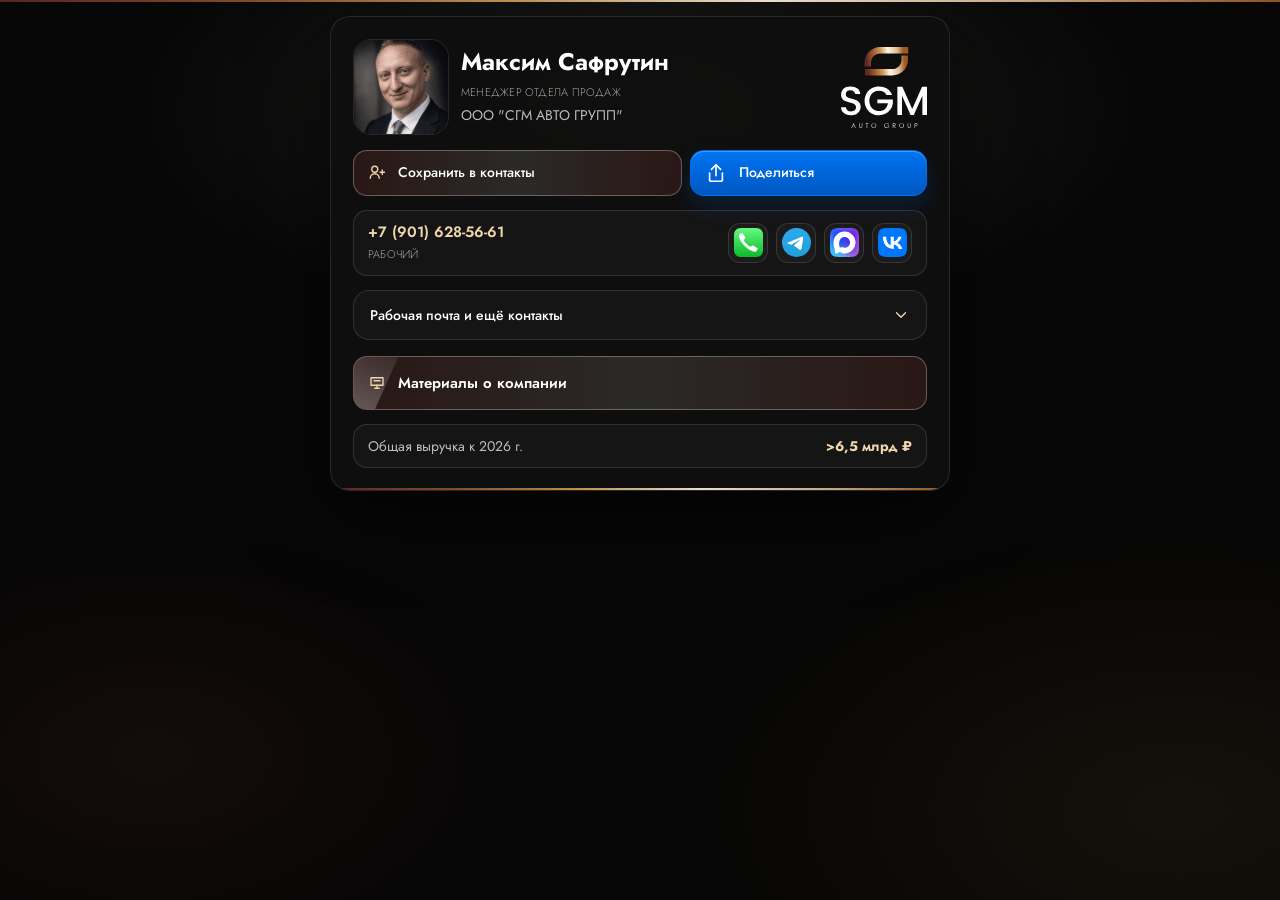
<file: maksim-safrutin/index.html>
<!doctype html>
<html lang="ru">
  <head>
    <meta charset="utf-8" />
    <meta name="viewport" content="width=device-width, initial-scale=1" />
    <meta name="theme-color" content="#0a0a0a" />
    <meta name="color-scheme" content="dark" />
    <meta name="robots" content="index,follow,max-image-preview:large" />

    <title>Максим Сафрутин — SGM Auto Group</title>
    <meta name="description" content="Максим Сафрутин, Менеджер отдела продаж ООО &quot;СГМ АВТО ГРУПП&quot;. Быстрые контакты, сохранение визитки и материалы о компании." />
    <link rel="canonical" href="https://sgmautogroup.ru/vizitka/maksim-safrutin/" />

    <meta property="og:type" content="website" />
    <meta property="og:locale" content="ru_RU" />
    <meta property="og:url" content="https://sgmautogroup.ru/vizitka/maksim-safrutin/" />
    <meta property="og:title" content="Максим Сафрутин — SGM Auto Group" />
    <meta property="og:description" content="Максим Сафрутин, Менеджер отдела продаж ООО &quot;СГМ АВТО ГРУПП&quot;. Быстрые контакты, сохранение визитки и материалы о компании." />
    <meta property="og:image" content="https://sgmautogroup.ru/vizitka/assets/managers/maksim-safrutin/preview.jpg" />
    <meta property="og:image:type" content="image/jpeg" />
    <meta property="og:image:width" content="240" />
    <meta property="og:image:height" content="240" />
    <meta property="og:image:alt" content="Максим Сафрутин, ООО &quot;СГМ АВТО ГРУПП&quot;" />
    <meta property="og:site_name" content="SGM Auto Group" />

    <meta name="twitter:card" content="summary" />
    <meta name="twitter:title" content="Максим Сафрутин — SGM Auto Group" />
    <meta name="twitter:description" content="Максим Сафрутин, Менеджер отдела продаж ООО &quot;СГМ АВТО ГРУПП&quot;. Быстрые контакты, сохранение визитки и материалы о компании." />
    <meta name="twitter:image" content="https://sgmautogroup.ru/vizitka/assets/managers/maksim-safrutin/preview.jpg" />

    <link rel="icon" type="image/svg+xml" href="../assets/site/icon.svg" />
    <link rel="apple-touch-icon" href="../assets/site/icon.svg" />
    <link rel="preconnect" href="https://fonts.googleapis.com" />
    <link rel="preconnect" href="https://fonts.gstatic.com" crossorigin />
    <link href="https://fonts.googleapis.com/css2?family=Jost:ital,wght@0,100;0,200;0,300;0,400;0,500;0,600;0,700;0,800;0,900;1,400;1,500;1,600&display=swap" rel="stylesheet" />
    <link rel="stylesheet" href="../assets/theme.css?v=6" />
    <link rel="stylesheet" href="../assets/home.css?v=2" />
    <script>
      window.SGM_CONFIG = {
        publicBase: "https://sgmautogroup.ru/vizitka/",
        assetBase: "../assets/",
        siteBase: "../",
        managerSlug: "maksim-safrutin"
      };
    </script>
    <script src="../assets/js/managers.js?v=2" defer></script>
    <script src="../assets/js/app.js?v=2" defer></script>
  </head>

  <body data-manager-slug="maksim-safrutin">
    <div class="bg" aria-hidden="true"></div>
    <div class="topline" aria-hidden="true"></div>
    <main class="wrap wrap--contactsPage">
      <section class="card card--contactsPage" data-contact-card aria-label="Визитка менеджера"></section>
    </main>
    <div class="modalRoot" id="homeModalRoot" hidden></div>
  </body>
</html>
</file>
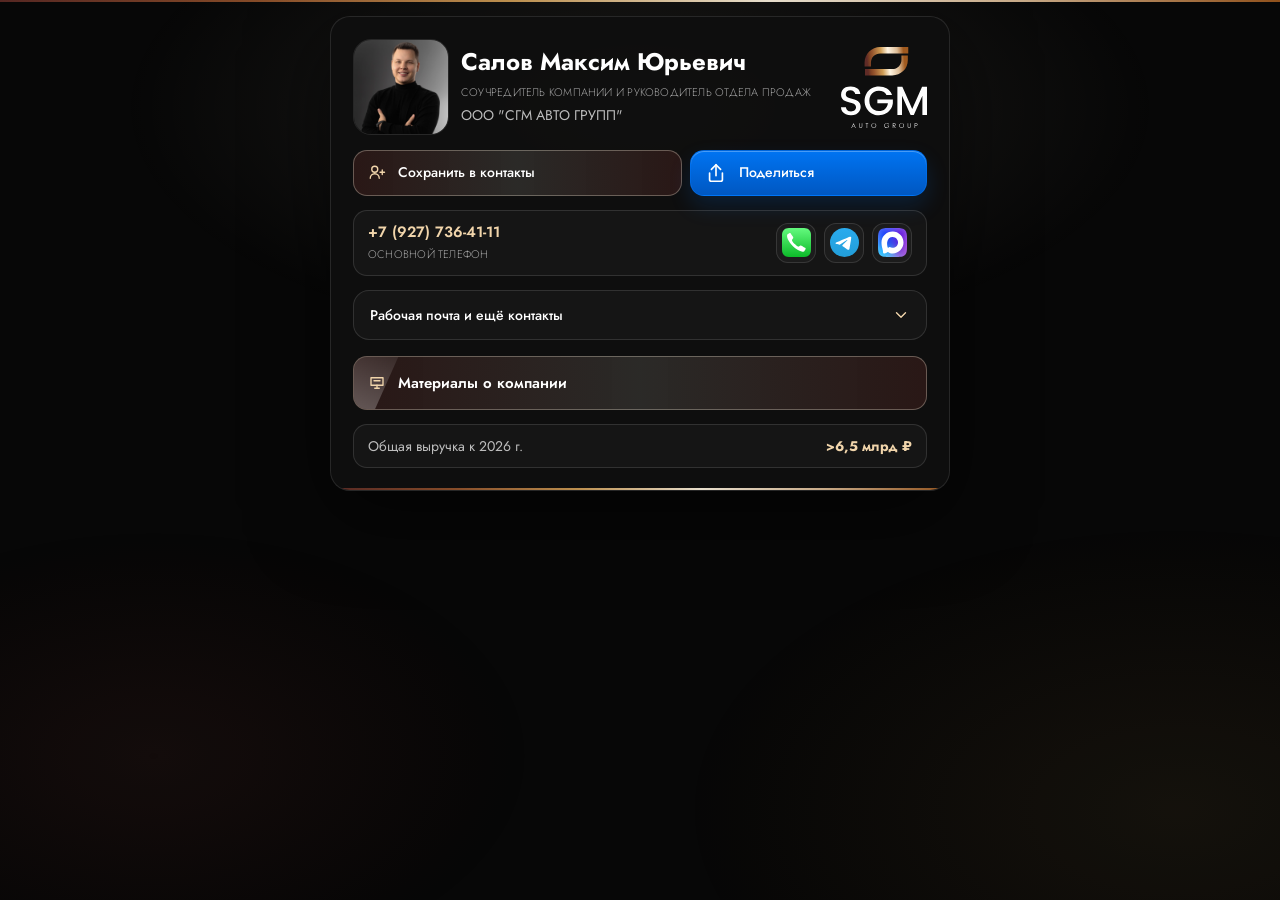
<file: maksim-salov/index.html>
<!doctype html>
<html lang="ru">
  <head>
    <meta charset="utf-8" />
    <meta name="viewport" content="width=device-width, initial-scale=1" />
    <meta name="theme-color" content="#0a0a0a" />
    <meta name="color-scheme" content="dark" />
    <meta name="robots" content="index,follow,max-image-preview:large" />

    <title>Салов Максим Юрьевич — SGM Auto Group</title>
    <meta name="description" content="Салов Максим Юрьевич, Соучредитель компании и руководитель отдела продаж ООО &quot;СГМ АВТО ГРУПП&quot;. Быстрые контакты, сохранение визитки и материалы о компании." />
    <link rel="canonical" href="https://sgmautogroup.ru/vizitka/maksim-salov/" />

    <meta property="og:type" content="website" />
    <meta property="og:locale" content="ru_RU" />
    <meta property="og:url" content="https://sgmautogroup.ru/vizitka/maksim-salov/" />
    <meta property="og:title" content="Салов Максим Юрьевич — SGM Auto Group" />
    <meta property="og:description" content="Салов Максим Юрьевич, Соучредитель компании и руководитель отдела продаж ООО &quot;СГМ АВТО ГРУПП&quot;. Быстрые контакты, сохранение визитки и материалы о компании." />
    <meta property="og:image" content="https://sgmautogroup.ru/vizitka/assets/managers/maksim-salov/preview.jpg" />
    <meta property="og:image:type" content="image/jpeg" />
    <meta property="og:image:width" content="240" />
    <meta property="og:image:height" content="240" />
    <meta property="og:image:alt" content="Салов Максим Юрьевич, ООО &quot;СГМ АВТО ГРУПП&quot;" />
    <meta property="og:site_name" content="SGM Auto Group" />

    <meta name="twitter:card" content="summary" />
    <meta name="twitter:title" content="Салов Максим Юрьевич — SGM Auto Group" />
    <meta name="twitter:description" content="Салов Максим Юрьевич, Соучредитель компании и руководитель отдела продаж ООО &quot;СГМ АВТО ГРУПП&quot;. Быстрые контакты, сохранение визитки и материалы о компании." />
    <meta name="twitter:image" content="https://sgmautogroup.ru/vizitka/assets/managers/maksim-salov/preview.jpg" />

    <link rel="icon" type="image/svg+xml" href="../assets/site/icon.svg" />
    <link rel="apple-touch-icon" href="../assets/site/icon.svg" />
    <link rel="preconnect" href="https://fonts.googleapis.com" />
    <link rel="preconnect" href="https://fonts.gstatic.com" crossorigin />
    <link href="https://fonts.googleapis.com/css2?family=Jost:ital,wght@0,100;0,200;0,300;0,400;0,500;0,600;0,700;0,800;0,900;1,400;1,500;1,600&display=swap" rel="stylesheet" />
    <link rel="stylesheet" href="../assets/theme.css?v=6" />
    <link rel="stylesheet" href="../assets/home.css?v=2" />
    <script>
      window.SGM_CONFIG = {
        publicBase: "https://sgmautogroup.ru/vizitka/",
        assetBase: "../assets/",
        siteBase: "../",
        managerSlug: "maksim-salov"
      };
    </script>
    <script src="../assets/js/managers.js?v=2" defer></script>
    <script src="../assets/js/app.js?v=2" defer></script>
  </head>

  <body data-manager-slug="maksim-salov">
    <div class="bg" aria-hidden="true"></div>
    <div class="topline" aria-hidden="true"></div>
    <main class="wrap wrap--contactsPage">
      <section class="card card--contactsPage" data-contact-card aria-label="Визитка менеджера"></section>
    </main>
    <div class="modalRoot" id="homeModalRoot" hidden></div>
  </body>
</html>
</file>
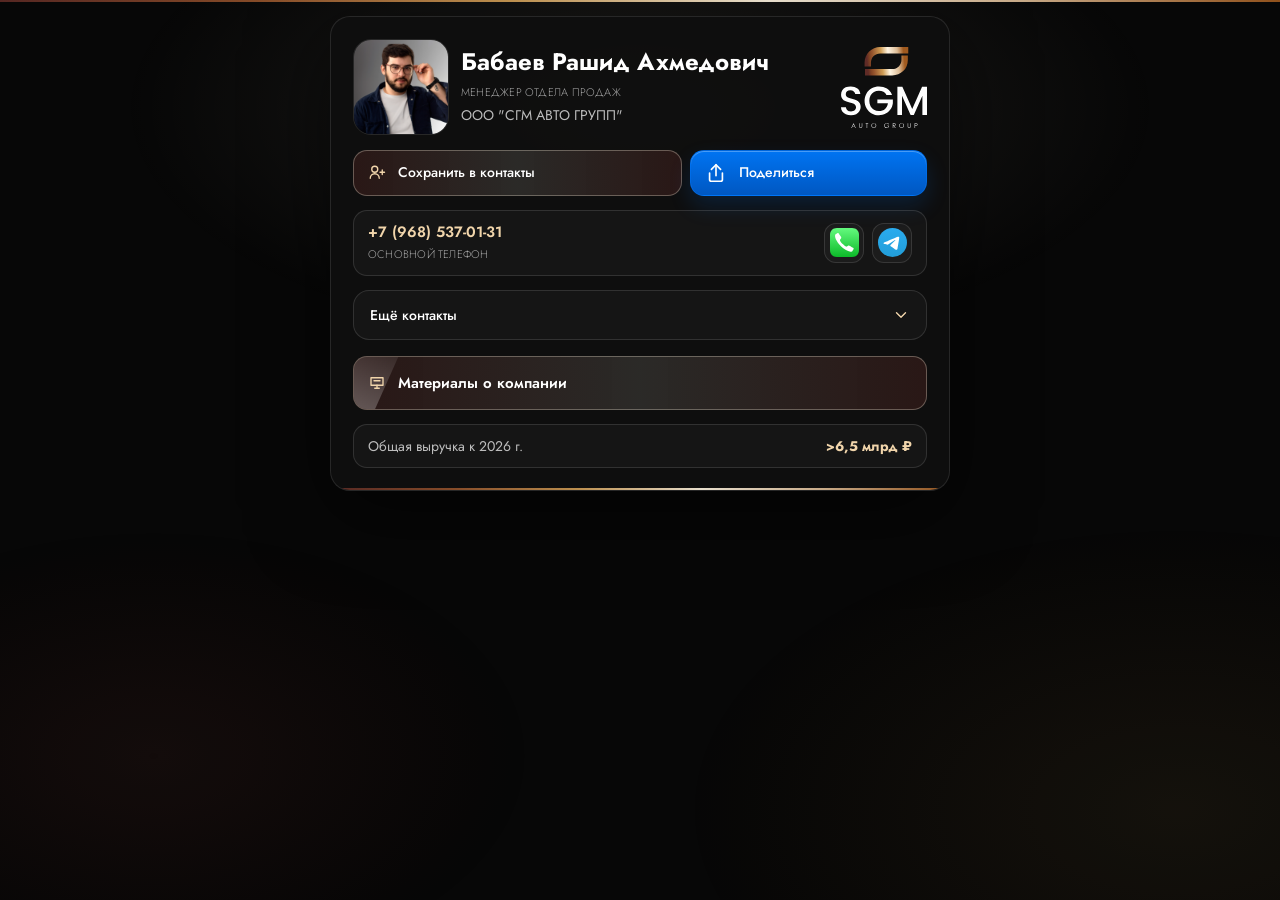
<file: rashid-babaev/index.html>
<!doctype html>
<html lang="ru">
  <head>
    <meta charset="utf-8" />
    <meta name="viewport" content="width=device-width, initial-scale=1" />
    <meta name="theme-color" content="#0a0a0a" />
    <meta name="color-scheme" content="dark" />
    <meta name="robots" content="index,follow,max-image-preview:large" />

    <title>Бабаев Рашид Ахмедович — SGM Auto Group</title>
    <meta name="description" content="Бабаев Рашид Ахмедович, Менеджер отдела продаж ООО &quot;СГМ АВТО ГРУПП&quot;. Быстрые контакты, сохранение визитки и материалы о компании." />
    <link rel="canonical" href="https://sgmautogroup.ru/vizitka/rashid-babaev/" />

    <meta property="og:type" content="website" />
    <meta property="og:locale" content="ru_RU" />
    <meta property="og:url" content="https://sgmautogroup.ru/vizitka/rashid-babaev/" />
    <meta property="og:title" content="Бабаев Рашид Ахмедович — SGM Auto Group" />
    <meta property="og:description" content="Бабаев Рашид Ахмедович, Менеджер отдела продаж ООО &quot;СГМ АВТО ГРУПП&quot;. Быстрые контакты, сохранение визитки и материалы о компании." />
    <meta property="og:image" content="https://sgmautogroup.ru/vizitka/assets/managers/rashid-babaev/preview.jpg" />
    <meta property="og:image:type" content="image/jpeg" />
    <meta property="og:image:width" content="240" />
    <meta property="og:image:height" content="240" />
    <meta property="og:image:alt" content="Бабаев Рашид Ахмедович, ООО &quot;СГМ АВТО ГРУПП&quot;" />
    <meta property="og:site_name" content="SGM Auto Group" />

    <meta name="twitter:card" content="summary" />
    <meta name="twitter:title" content="Бабаев Рашид Ахмедович — SGM Auto Group" />
    <meta name="twitter:description" content="Бабаев Рашид Ахмедович, Менеджер отдела продаж ООО &quot;СГМ АВТО ГРУПП&quot;. Быстрые контакты, сохранение визитки и материалы о компании." />
    <meta name="twitter:image" content="https://sgmautogroup.ru/vizitka/assets/managers/rashid-babaev/preview.jpg" />

    <link rel="icon" type="image/svg+xml" href="../assets/site/icon.svg" />
    <link rel="apple-touch-icon" href="../assets/site/icon.svg" />
    <link rel="preconnect" href="https://fonts.googleapis.com" />
    <link rel="preconnect" href="https://fonts.gstatic.com" crossorigin />
    <link href="https://fonts.googleapis.com/css2?family=Jost:ital,wght@0,100;0,200;0,300;0,400;0,500;0,600;0,700;0,800;0,900;1,400;1,500;1,600&display=swap" rel="stylesheet" />
    <link rel="stylesheet" href="../assets/theme.css?v=6" />
    <link rel="stylesheet" href="../assets/home.css?v=2" />
    <script>
      window.SGM_CONFIG = {
        publicBase: "https://sgmautogroup.ru/vizitka/",
        assetBase: "../assets/",
        siteBase: "../",
        managerSlug: "rashid-babaev"
      };
    </script>
    <script src="../assets/js/managers.js?v=2" defer></script>
    <script src="../assets/js/app.js?v=2" defer></script>
  </head>

  <body data-manager-slug="rashid-babaev">
    <div class="bg" aria-hidden="true"></div>
    <div class="topline" aria-hidden="true"></div>
    <main class="wrap wrap--contactsPage">
      <section class="card card--contactsPage" data-contact-card aria-label="Визитка менеджера"></section>
    </main>
    <div class="modalRoot" id="homeModalRoot" hidden></div>
  </body>
</html>
</file>
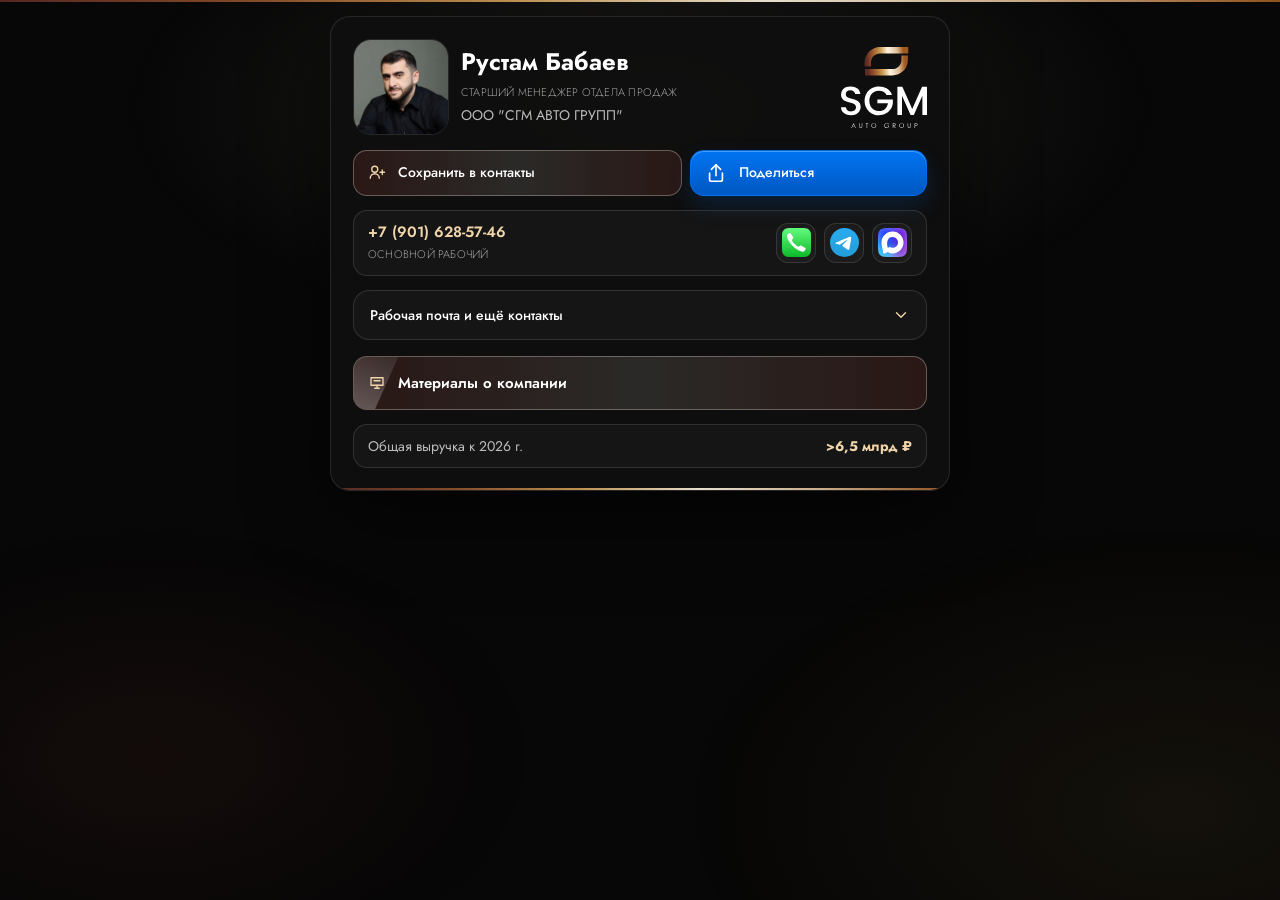
<file: rustam-babaev/index.html>
<!doctype html>
<html lang="ru">
  <head>
    <meta charset="utf-8" />
    <meta name="viewport" content="width=device-width, initial-scale=1" />
    <meta name="theme-color" content="#0a0a0a" />
    <meta name="color-scheme" content="dark" />
    <meta name="robots" content="index,follow,max-image-preview:large" />

    <title>Рустам Бабаев — SGM Auto Group</title>
    <meta name="description" content="Рустам Бабаев, Старший менеджер отдела продаж ООО &quot;СГМ АВТО ГРУПП&quot;. Быстрые контакты, сохранение визитки и материалы о компании." />
    <link rel="canonical" href="https://sgmautogroup.ru/vizitka/rustam-babaev/" />

    <meta property="og:type" content="website" />
    <meta property="og:locale" content="ru_RU" />
    <meta property="og:url" content="https://sgmautogroup.ru/vizitka/rustam-babaev/" />
    <meta property="og:title" content="Рустам Бабаев — SGM Auto Group" />
    <meta property="og:description" content="Рустам Бабаев, Старший менеджер отдела продаж ООО &quot;СГМ АВТО ГРУПП&quot;. Быстрые контакты, сохранение визитки и материалы о компании." />
    <meta property="og:image" content="https://sgmautogroup.ru/vizitka/assets/managers/rustam-babaev/preview.jpg" />
    <meta property="og:image:type" content="image/jpeg" />
    <meta property="og:image:width" content="240" />
    <meta property="og:image:height" content="240" />
    <meta property="og:image:alt" content="Рустам Бабаев, ООО &quot;СГМ АВТО ГРУПП&quot;" />
    <meta property="og:site_name" content="SGM Auto Group" />

    <meta name="twitter:card" content="summary" />
    <meta name="twitter:title" content="Рустам Бабаев — SGM Auto Group" />
    <meta name="twitter:description" content="Рустам Бабаев, Старший менеджер отдела продаж ООО &quot;СГМ АВТО ГРУПП&quot;. Быстрые контакты, сохранение визитки и материалы о компании." />
    <meta name="twitter:image" content="https://sgmautogroup.ru/vizitka/assets/managers/rustam-babaev/preview.jpg" />

    <link rel="icon" type="image/svg+xml" href="../assets/site/icon.svg" />
    <link rel="apple-touch-icon" href="../assets/site/icon.svg" />
    <link rel="preconnect" href="https://fonts.googleapis.com" />
    <link rel="preconnect" href="https://fonts.gstatic.com" crossorigin />
    <link href="https://fonts.googleapis.com/css2?family=Jost:ital,wght@0,100;0,200;0,300;0,400;0,500;0,600;0,700;0,800;0,900;1,400;1,500;1,600&display=swap" rel="stylesheet" />
    <link rel="stylesheet" href="../assets/theme.css?v=6" />
    <link rel="stylesheet" href="../assets/home.css?v=2" />
    <script>
      window.SGM_CONFIG = {
        publicBase: "https://sgmautogroup.ru/vizitka/",
        assetBase: "../assets/",
        siteBase: "../",
        managerSlug: "rustam-babaev"
      };
    </script>
    <script src="../assets/js/managers.js?v=2" defer></script>
    <script src="../assets/js/app.js?v=2" defer></script>
  </head>

  <body data-manager-slug="rustam-babaev">
    <div class="bg" aria-hidden="true"></div>
    <div class="topline" aria-hidden="true"></div>
    <main class="wrap wrap--contactsPage">
      <section class="card card--contactsPage" data-contact-card aria-label="Визитка менеджера"></section>
    </main>
    <div class="modalRoot" id="homeModalRoot" hidden></div>
  </body>
</html>
</file>
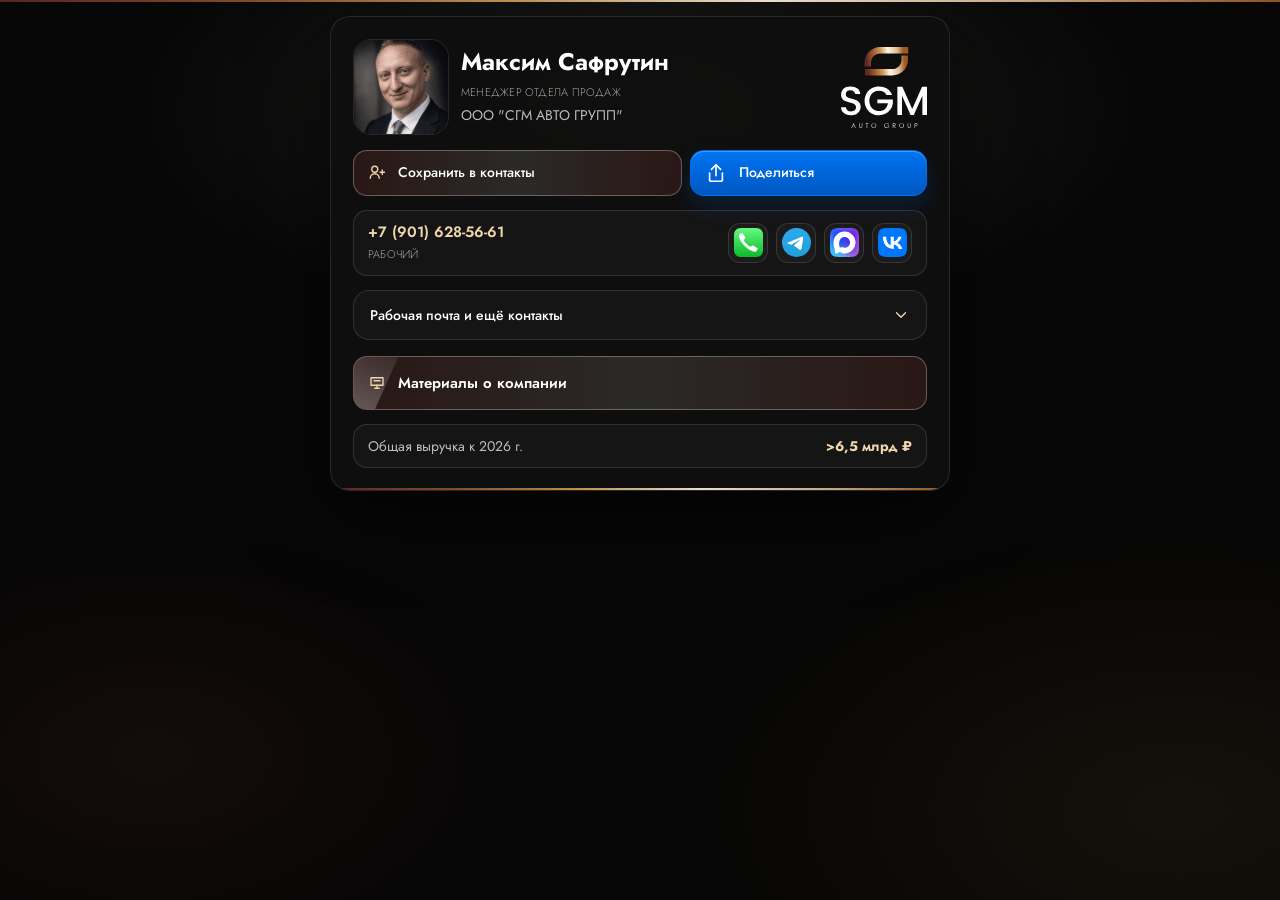
<file: contacts.html>
<!doctype html>
<html lang="ru">
  <head>
    <meta charset="utf-8" />
    <meta name="viewport" content="width=device-width, initial-scale=1" />
    <meta name="robots" content="noindex,nofollow" />
    <title>Максим Сафрутин — SGM Auto Group</title>
    <link rel="canonical" href="https://sgmautogroup.ru/vizitka/maksim-safrutin/" />
    <meta http-equiv="refresh" content="0; url=./maksim-safrutin/" />
    <script>
      window.location.replace("./maksim-safrutin/");
    </script>
  </head>
  <body>
    <p><a href="./maksim-safrutin/">Открыть визитку Максима Сафрутина</a></p>
  </body>
</html>
</file>
<file: assets/theme.css>
/* Shared premium theme for all pages (GitHub Pages friendly).
   Keep this file as the single source of truth for colors/typography. */

:root {
  --bg: #070707;
  --text: #ffffff;
  --muted: rgba(255, 255, 255, 0.72);
  --hairline: rgba(255, 255, 255, 0.10);

  --accent-1: #5f2b26;
  --accent-2: #fff5e2;
  --accent: linear-gradient(90deg, var(--accent-1), var(--accent-2), var(--accent-1));

  --shadow: 0 24px 80px rgba(0, 0, 0, 0.55);
  --radius: 18px;

  --font: "Jost", system-ui, -apple-system, Segoe UI, Roboto, Arial, sans-serif;
}

* {
  box-sizing: border-box;
}

html,
body {
  height: 100%;
}

body {
  margin: 0;
  font-family: var(--font);
  background: var(--bg);
  color: var(--text);
  -webkit-font-smoothing: antialiased;
  -moz-osx-font-smoothing: grayscale;
}

/* Shared subtle background (no images) */
.bg {
  position: fixed;
  inset: 0;
  pointer-events: none;
  background:
    radial-gradient(900px 420px at 50% 12%, rgba(255, 245, 226, 0.10), transparent 60%),
    radial-gradient(700px 420px at 12% 84%, rgba(95, 43, 38, 0.16), transparent 55%),
    radial-gradient(900px 520px at 92% 90%, rgba(208, 158, 86, 0.08), transparent 58%);
  opacity: 0.92;
}

/* Thin premium gradient line */
.topline {
  position: fixed;
  left: 0;
  right: 0;
  top: 0;
  height: 2px;
  background: linear-gradient(
    90deg,
    #5f2b26,
    #94532c,
    #d09e56,
    #fff5e2,
    #dcbb95,
    #a05a1f
  );
  opacity: 0.9;
  z-index: 30;
}

@media (prefers-reduced-motion: reduce) {
  * {
    scroll-behavior: auto !important;
  }
}
</file>
<file: assets/home.css>
/* Digital business card and shared company-materials modal. */

body.modal-open {
  overflow: hidden;
}

.wrap {
  position: relative;
  z-index: 1;
  min-height: 100%;
  min-height: 100dvh;
  display: grid;
  place-items: start center;
  padding: 16px;
}

.wrap--contactsPage {
  padding: 16px;
}

.card {
  position: relative;
  width: min(620px, 100%);
  border: 1px solid rgba(255, 255, 255, 0.10);
  border-radius: 20px;
  background: rgba(15, 15, 15, 0.96);
  box-shadow: var(--shadow);
  overflow: hidden;
  animation: riseFade 420ms ease both;
}

.card::after,
.modalCard::after {
  content: "";
  position: absolute;
  left: 0;
  right: 0;
  bottom: 0;
  height: 2px;
  background: linear-gradient(
    90deg,
    #5f2b26,
    #94532c,
    #d09e56,
    #fff5e2,
    #dcbb95,
    #a05a1f
  );
  opacity: 0.9;
  pointer-events: none;
}

.card__body {
  padding: 22px;
}

.contactSheet {
  display: grid;
  gap: 14px;
}

.contactHead {
  display: grid;
  grid-template-columns: minmax(0, 1fr) auto;
  gap: 14px;
  align-items: start;
}

.contactHero {
  display: grid;
  grid-template-columns: 96px minmax(0, 1fr);
  gap: 12px;
  align-items: center;
  min-width: 0;
}

.contactHero__content {
  min-width: 0;
  display: grid;
  gap: 7px;
}

.contactAvatar {
  width: 96px;
  height: 96px;
  object-fit: cover;
  border-radius: 18px;
  border: 1px solid rgba(255, 255, 255, 0.10);
  display: block;
}

.contactBrandLogo {
  display: inline-flex;
  align-items: center;
  justify-content: center;
  width: 86px;
  min-height: 42px;
  padding: 8px 0;
  text-decoration: none;
}

.contactBrandLogo img {
  display: block;
  width: 100%;
  height: auto;
}

.contactName {
  margin: 0;
  font-size: 24px;
  line-height: 1.08;
  font-weight: 700;
  letter-spacing: 0;
}

.contactRole {
  margin: 2px 0 0;
  color: rgba(255, 255, 255, 0.62);
  font-size: 11px;
  font-weight: 300;
  letter-spacing: 0.02em;
  text-transform: uppercase;
}

.contactCompany {
  color: var(--muted);
  font-size: 14px;
  line-height: 1.28;
}

.contactCompanyLink {
  text-decoration: none;
  transition: color 160ms ease;
}

.contactCompanyLink:hover {
  color: #f1d5ab;
}

.contactTopActions {
  display: grid;
  grid-template-columns: minmax(0, 1fr) minmax(0, 0.72fr);
  gap: 8px;
}

.modalActions {
  display: grid;
  gap: 10px;
  margin: 18px 0 0;
}

.contactMaterials {
  margin-top: 2px;
}

.modalBack,
.modalClose,
.modalAction {
  appearance: none;
  border-radius: 14px;
  border: 1px solid rgba(255, 255, 255, 0.12);
  background: rgba(255, 255, 255, 0.03);
  color: var(--text);
  font-family: var(--font);
}

.modalBack,
.modalClose {
  display: inline-flex;
  align-items: center;
  justify-content: center;
  min-height: 40px;
  padding: 0 14px;
  cursor: pointer;
  transition: transform 160ms ease, border-color 160ms ease, background 160ms ease;
}

.modalClose {
  width: 40px;
  padding: 0;
  font-size: 18px;
  line-height: 1;
}

.modalAction {
  display: inline-flex;
  align-items: center;
  justify-content: flex-start;
  gap: 12px;
  width: 100%;
  min-height: 44px;
  padding: 11px 14px;
  text-decoration: none;
  font-size: 14px;
  font-weight: 400;
  line-height: 1.3;
  text-align: left;
  cursor: pointer;
  transition: transform 160ms ease, border-color 160ms ease, background 160ms ease;
}

.modalBack:hover,
.modalClose:hover,
.modalAction:hover,
.modalIconAction:hover {
  transform: translateY(-1px);
  border-color: rgba(255, 245, 226, 0.22);
  background: rgba(255, 255, 255, 0.05);
}

.modalAction--accent {
  position: relative;
  isolation: isolate;
  overflow: hidden;
  border-color: rgba(255, 245, 226, 0.30);
  background: linear-gradient(
    90deg,
    rgba(95, 43, 38, 0.34),
    rgba(255, 245, 226, 0.12),
    rgba(95, 43, 38, 0.34)
  );
  font-weight: 500;
}

.modalAction--accent::before {
  content: "";
  position: absolute;
  top: -140%;
  left: -32%;
  width: 36%;
  height: 380%;
  background: linear-gradient(
    180deg,
    rgba(255, 255, 255, 0),
    rgba(255, 255, 255, 0.30),
    rgba(255, 255, 255, 0)
  );
  transform: rotate(24deg);
  animation: verifyShine 3.6s ease-in-out infinite;
  pointer-events: none;
}

.modalAction--no-shine::before {
  display: none;
}

.modalAction--accent > * {
  position: relative;
  z-index: 1;
}

.modalAction--accent:hover {
  border-color: rgba(255, 245, 226, 0.42);
  background: linear-gradient(
    90deg,
    rgba(95, 43, 38, 0.42),
    rgba(255, 245, 226, 0.16),
    rgba(95, 43, 38, 0.42)
  );
}

.modalAction--presentation {
  min-height: 54px;
}

.modalAction--shareAction {
  position: relative;
  isolation: isolate;
  overflow: hidden;
  border-color: rgba(0, 122, 255, 0.38);
  background: linear-gradient(180deg, rgba(0, 122, 255, 0.95), rgba(0, 92, 204, 0.95));
  color: #ffffff;
  font-weight: 500;
  box-shadow: inset 0 1px 0 rgba(255, 255, 255, 0.28), 0 10px 22px rgba(0, 122, 255, 0.16);
}

.modalAction--shareAction .modalAction__icon {
  width: 22px;
  height: 22px;
  color: #ffffff;
}

.modalAction--shareAction .modalAction__icon svg {
  width: 22px;
  height: 22px;
}

.modalAction--shareAction:hover {
  border-color: rgba(94, 172, 255, 0.62);
  background: linear-gradient(180deg, rgba(24, 137, 255, 0.98), rgba(0, 104, 224, 0.98));
}

.modalAction__text {
  display: grid;
  gap: 4px;
  min-width: 0;
}

.modalAction__text strong {
  display: block;
  color: var(--text);
  font-size: 15px;
  font-weight: 600;
  line-height: 1.2;
}

.modalAction__text small {
  display: block;
  color: #f1d5ab;
  font-size: 11px;
  font-weight: 600;
  letter-spacing: 0.08em;
  line-height: 1.2;
}

.modalAction__icon {
  display: inline-flex;
  align-items: center;
  justify-content: center;
  width: 18px;
  height: 18px;
  color: #f1d5ab;
  flex: 0 0 auto;
}

.modalAction__icon svg {
  width: 18px;
  height: 18px;
}

.modalAction__icon--image {
  width: 24px;
  height: 24px;
  border-radius: 8px;
  background: rgba(255, 255, 255, 0.08);
}

.modalAction__icon--image img {
  width: 18px;
  height: 18px;
  object-fit: contain;
  display: block;
}

.contactMethod,
.contactAccordion,
.fact {
  position: relative;
  border: 1px solid rgba(255, 255, 255, 0.12);
  background: rgba(255, 255, 255, 0.03);
}

.contactMethod {
  display: grid;
  grid-template-columns: minmax(0, 1fr) auto;
  gap: 10px;
  align-items: center;
  border-radius: 14px;
  padding: 12px 14px;
}

.contactMethod__main {
  min-width: 0;
}

.contactMethod__number {
  display: block;
  color: #f1d5ab;
  font-size: 15px;
  font-weight: 600;
  text-decoration: none;
  line-height: 1.3;
  overflow-wrap: anywhere;
}

.contactMethod__label {
  display: block;
  margin-top: 4px;
  color: rgba(255, 255, 255, 0.62);
  font-size: 11px;
  font-weight: 300;
  text-transform: uppercase;
  letter-spacing: 0.02em;
}

.contactMethod__actions {
  display: inline-flex;
  align-items: center;
  justify-content: flex-end;
  flex-wrap: wrap;
  gap: 8px;
}

.contactQuick {
  position: relative;
  display: inline-flex;
  align-items: center;
  justify-content: center;
  width: 40px;
  height: 40px;
  border-radius: 12px;
  border: 1px solid rgba(255, 255, 255, 0.12);
  background: rgba(255, 255, 255, 0.03);
  color: var(--text);
  text-decoration: none;
  cursor: pointer;
  transition: transform 160ms ease, border-color 160ms ease, background 160ms ease;
}

.contactQuick svg {
  width: 22px;
  height: 22px;
}

.contactQuick img {
  width: 29px;
  height: 29px;
  object-fit: contain;
  display: block;
}

.contactQuick:hover {
  transform: translateY(-1px);
  border-color: rgba(255, 245, 226, 0.22);
  background: rgba(255, 255, 255, 0.05);
}

.contactQuick[data-tooltip]::after {
  content: attr(data-tooltip);
  position: absolute;
  left: 50%;
  bottom: calc(100% + 8px);
  z-index: 5;
  padding: 5px 8px;
  border-radius: 999px;
  border: 1px solid rgba(255, 255, 255, 0.12);
  background: rgba(15, 15, 15, 0.96);
  color: rgba(255, 255, 255, 0.86);
  font-size: 11px;
  font-weight: 400;
  line-height: 1;
  white-space: nowrap;
  opacity: 0;
  pointer-events: none;
  transform: translate(-50%, 4px);
  transition: opacity 140ms ease, transform 140ms ease;
}

.contactQuick[data-tooltip]:hover::after,
.contactQuick[data-tooltip]:focus-visible::after {
  opacity: 1;
  transform: translate(-50%, 0);
}

.contactAccordion {
  border-radius: 16px;
}

.contactAccordion summary {
  list-style: none;
  display: flex;
  align-items: center;
  justify-content: space-between;
  gap: 12px;
  padding: 14px 16px;
  cursor: pointer;
  font-size: 14px;
  font-weight: 500;
}

.contactAccordion summary::-webkit-details-marker {
  display: none;
}

.contactAccordion__chevron {
  display: inline-flex;
  align-items: center;
  justify-content: center;
  width: 18px;
  height: 18px;
  color: #f1d5ab;
  transition: transform 160ms ease;
}

.contactAccordion[open] .contactAccordion__chevron {
  transform: rotate(180deg);
}

.contactAccordion__chevron svg {
  width: 18px;
  height: 18px;
}

.contactAccordion__body {
  display: grid;
  gap: 10px;
  padding: 0 14px 14px;
}

.fact {
  display: inline-flex;
  align-items: center;
  justify-content: space-between;
  gap: 8px;
  min-height: 44px;
  padding: 10px 14px;
  border-radius: 14px;
  color: var(--text);
  font-size: 14px;
}

.fact__label {
  color: rgba(255, 255, 255, 0.72);
  font-size: inherit;
  font-weight: 400;
}

.fact__value {
  color: #f1d5ab;
  font-size: inherit;
  font-weight: 700;
}

.modalRoot[hidden] {
  display: none;
}

.modalShell {
  position: fixed;
  inset: 0;
  z-index: 80;
  display: grid;
  place-items: start center;
  padding: 16px;
  overflow-y: auto;
}

.modalOverlay {
  position: absolute;
  inset: 0;
  border: 0;
  background: rgba(7, 7, 7, 0.76);
  backdrop-filter: blur(8px);
  cursor: pointer;
}

.modalCard {
  position: relative;
  z-index: 1;
  width: min(620px, 100%);
  padding: 24px;
  border-radius: 20px;
  border: 1px solid rgba(255, 255, 255, 0.10);
  background: rgba(15, 15, 15, 0.96);
  box-shadow: var(--shadow);
  overflow: hidden;
  animation: riseFade 220ms ease both;
}

.modalHead {
  display: flex;
  align-items: center;
  justify-content: space-between;
  gap: 12px;
  min-height: 28px;
}

.modalHead__start {
  display: flex;
  align-items: center;
  gap: 10px;
  min-height: 28px;
}

.modalTitle {
  margin: 14px 0 8px;
  font-size: 32px;
  line-height: 1.05;
  font-weight: 700;
  letter-spacing: 0;
}

.modalText {
  margin: 0;
  color: var(--muted);
  font-size: 15px;
  line-height: 1.5;
}

.modalNote {
  display: flex;
  align-items: flex-start;
  gap: 10px;
  margin-top: 14px;
  padding: 12px 14px;
  border-radius: 14px;
  border: 1px solid rgba(255, 255, 255, 0.08);
  background: rgba(255, 255, 255, 0.02);
  color: rgba(255, 255, 255, 0.82);
  font-size: 14px;
  line-height: 1.45;
}

.modalNote--caption {
  margin-top: 4px;
  padding: 0;
  border: 0;
  background: transparent;
  color: rgba(255, 255, 255, 0.62);
  font-size: 13px;
  font-weight: 300;
}

.modalNote__pin {
  display: inline-flex;
  align-items: center;
  justify-content: center;
  width: 18px;
  height: 18px;
  color: #f1d5ab;
  flex: 0 0 auto;
  font-size: 14px;
}

.modalNote__pin svg {
  width: 18px;
  height: 18px;
}

.modalNote--accent {
  border-color: rgba(241, 213, 171, 0.20);
  background: rgba(241, 213, 171, 0.06);
  color: rgba(255, 255, 255, 0.90);
  font-weight: 500;
}

.modalBody {
  margin-top: 18px;
}

.modalActionWrap {
  display: block;
}

.modalActionWrap--spaced {
  margin-top: 14px;
}

.modalActionWrap--spaced::before {
  content: "";
  display: block;
  height: 1px;
  margin: 0 8px 14px;
  background: linear-gradient(90deg, transparent, rgba(241, 213, 171, 0.26), transparent);
}

.modalActionWrap--pdf {
  display: grid;
  grid-template-columns: minmax(0, 1fr) 48px;
  gap: 8px;
  align-items: stretch;
}

.modalActionWrap--spaced.modalActionWrap--pdf::before {
  grid-column: 1 / -1;
}

.modalActionWrap--pdf .modalAction {
  min-width: 0;
}

.modalIconAction {
  appearance: none;
  display: inline-flex;
  align-items: center;
  justify-content: center;
  width: 48px;
  min-height: 46px;
  border-radius: 14px;
  border: 1px solid rgba(255, 255, 255, 0.12);
  background: rgba(255, 255, 255, 0.03);
  color: #f1d5ab;
  text-decoration: none;
  transition: transform 160ms ease, border-color 160ms ease, background 160ms ease;
}

.modalIconAction svg {
  width: 20px;
  height: 20px;
}

.toast {
  position: fixed;
  left: 50%;
  bottom: 20px;
  z-index: 120;
  max-width: min(420px, calc(100vw - 32px));
  padding: 12px 16px;
  border-radius: 14px;
  border: 1px solid rgba(255, 255, 255, 0.14);
  background: rgba(15, 15, 15, 0.96);
  box-shadow: 0 24px 48px rgba(0, 0, 0, 0.36);
  color: var(--text);
  font-size: 14px;
  line-height: 1.4;
  transform: translate(-50%, 20px);
  opacity: 0;
  pointer-events: none;
  transition: opacity 180ms ease, transform 180ms ease;
}

.toast.is-visible {
  opacity: 1;
  transform: translate(-50%, 0);
}

.catalogCard {
  width: min(980px, 100%);
}

.catalogHead {
  display: grid;
  grid-template-columns: minmax(0, 1fr) auto;
  gap: 18px;
  align-items: start;
}

.catalogHead h1 {
  margin: 0;
  font-size: 34px;
  line-height: 1.05;
  font-weight: 700;
  letter-spacing: 0;
}

.catalogEyebrow {
  margin: 0 0 6px;
  color: #f1d5ab;
  font-size: 12px;
  font-weight: 600;
  letter-spacing: 0.08em;
  text-transform: uppercase;
}

.catalogLead {
  margin: 14px 0 0;
  color: var(--muted);
  font-size: 15px;
  line-height: 1.45;
}

.catalogStats {
  display: flex;
  flex-wrap: wrap;
  gap: 8px;
  margin-top: 16px;
}

.catalogStats span {
  display: inline-flex;
  align-items: center;
  min-height: 32px;
  padding: 7px 10px;
  border-radius: 12px;
  border: 1px solid rgba(255, 255, 255, 0.10);
  background: rgba(255, 255, 255, 0.03);
  color: rgba(255, 255, 255, 0.74);
  font-size: 13px;
}

.managerGrid {
  display: grid;
  grid-template-columns: repeat(2, minmax(0, 1fr));
  gap: 10px;
  margin-top: 18px;
}

.managerTile {
  display: grid;
  grid-template-columns: 62px minmax(0, 1fr) auto;
  gap: 12px;
  align-items: center;
  min-width: 0;
  padding: 12px;
  border-radius: 14px;
  border: 1px solid rgba(255, 255, 255, 0.10);
  background: rgba(255, 255, 255, 0.025);
}

.managerTile__avatar {
  width: 62px;
  height: 62px;
  border-radius: 14px;
  border: 1px solid rgba(255, 255, 255, 0.10);
  object-fit: cover;
}

.managerTile__main {
  min-width: 0;
}

.managerTile h2 {
  margin: 0;
  color: var(--text);
  font-size: 17px;
  line-height: 1.14;
  font-weight: 650;
  letter-spacing: 0;
}

.managerTile p {
  margin: 5px 0 0;
  color: rgba(255, 255, 255, 0.62);
  font-size: 12px;
  line-height: 1.25;
}

.managerTile__meta {
  display: grid;
  gap: 2px;
  margin-top: 7px;
  color: rgba(255, 255, 255, 0.72);
  font-size: 12px;
  line-height: 1.25;
}

.managerTile__link {
  display: inline-flex;
  align-items: center;
  justify-content: center;
  min-height: 38px;
  padding: 0 12px;
  border-radius: 12px;
  border: 1px solid rgba(255, 245, 226, 0.24);
  background: rgba(255, 245, 226, 0.06);
  color: #f1d5ab;
  font-size: 13px;
  font-weight: 600;
  text-decoration: none;
  transition: transform 160ms ease, border-color 160ms ease, background 160ms ease;
}

.managerTile__link:hover {
  transform: translateY(-1px);
  border-color: rgba(255, 245, 226, 0.40);
  background: rgba(255, 245, 226, 0.10);
}

@keyframes riseFade {
  from {
    opacity: 0;
    transform: translateY(10px);
  }
  to {
    opacity: 1;
    transform: translateY(0);
  }
}

@keyframes verifyShine {
  0%,
  14% {
    transform: translateX(-160%) rotate(24deg);
    opacity: 0;
  }
  20% {
    opacity: 1;
  }
  34% {
    transform: translateX(440%) rotate(24deg);
    opacity: 0;
  }
  100% {
    transform: translateX(440%) rotate(24deg);
    opacity: 0;
  }
}

@media (max-width: 560px) {
  .wrap--contactsPage {
    padding: 12px;
  }

  .card__body {
    padding: 18px;
  }

  .contactHead {
    grid-template-columns: 1fr auto;
    gap: 10px;
  }

  .contactHero {
    grid-template-columns: 78px minmax(0, 1fr);
    gap: 10px;
  }

  .contactAvatar {
    width: 78px;
    height: 78px;
    border-radius: 16px;
  }

  .contactBrandLogo {
    width: 62px;
    min-height: 34px;
    padding-top: 2px;
  }

  .contactName {
    font-size: 20px;
  }

  .contactRole {
    font-size: 10px;
  }

  .contactCompany {
    font-size: 12px;
  }

  .contactTopActions {
    grid-template-columns: 1fr;
    gap: 7px;
  }

  .contactMethod {
    grid-template-columns: 1fr;
  }

  .contactMethod__actions {
    justify-content: flex-start;
  }

  .modalCard {
    padding: 20px 16px 16px;
  }

  .modalTitle {
    font-size: 28px;
  }

  .catalogHead h1 {
    font-size: 28px;
  }

  .managerGrid {
    grid-template-columns: 1fr;
  }

  .managerTile {
    grid-template-columns: 58px minmax(0, 1fr);
  }

  .managerTile__link {
    grid-column: 1 / -1;
    width: 100%;
  }
}

@media (max-width: 380px) {
  .wrap--contactsPage {
    padding: 8px;
  }

  .card__body {
    padding: 16px;
  }

  .contactHero {
    grid-template-columns: 72px minmax(0, 1fr);
  }

  .contactAvatar {
    width: 72px;
    height: 72px;
  }

  .contactBrandLogo {
    width: 54px;
  }

  .contactName {
    font-size: 18px;
  }

  .modalAction {
    padding-left: 10px;
    padding-right: 10px;
    font-size: 12px;
    gap: 8px;
  }

  .contactQuick {
    width: 38px;
    height: 38px;
  }

  .contactQuick img {
    width: 27px;
    height: 27px;
  }
}

@media (prefers-reduced-motion: reduce) {
  .card,
  .modalCard,
  .modalAction,
  .modalBack,
  .modalClose,
  .modalIconAction,
  .contactQuick,
  .toast {
    animation: none !important;
    transition: none !important;
  }

  .modalAction--accent::before {
    display: none;
  }
}
</file>
